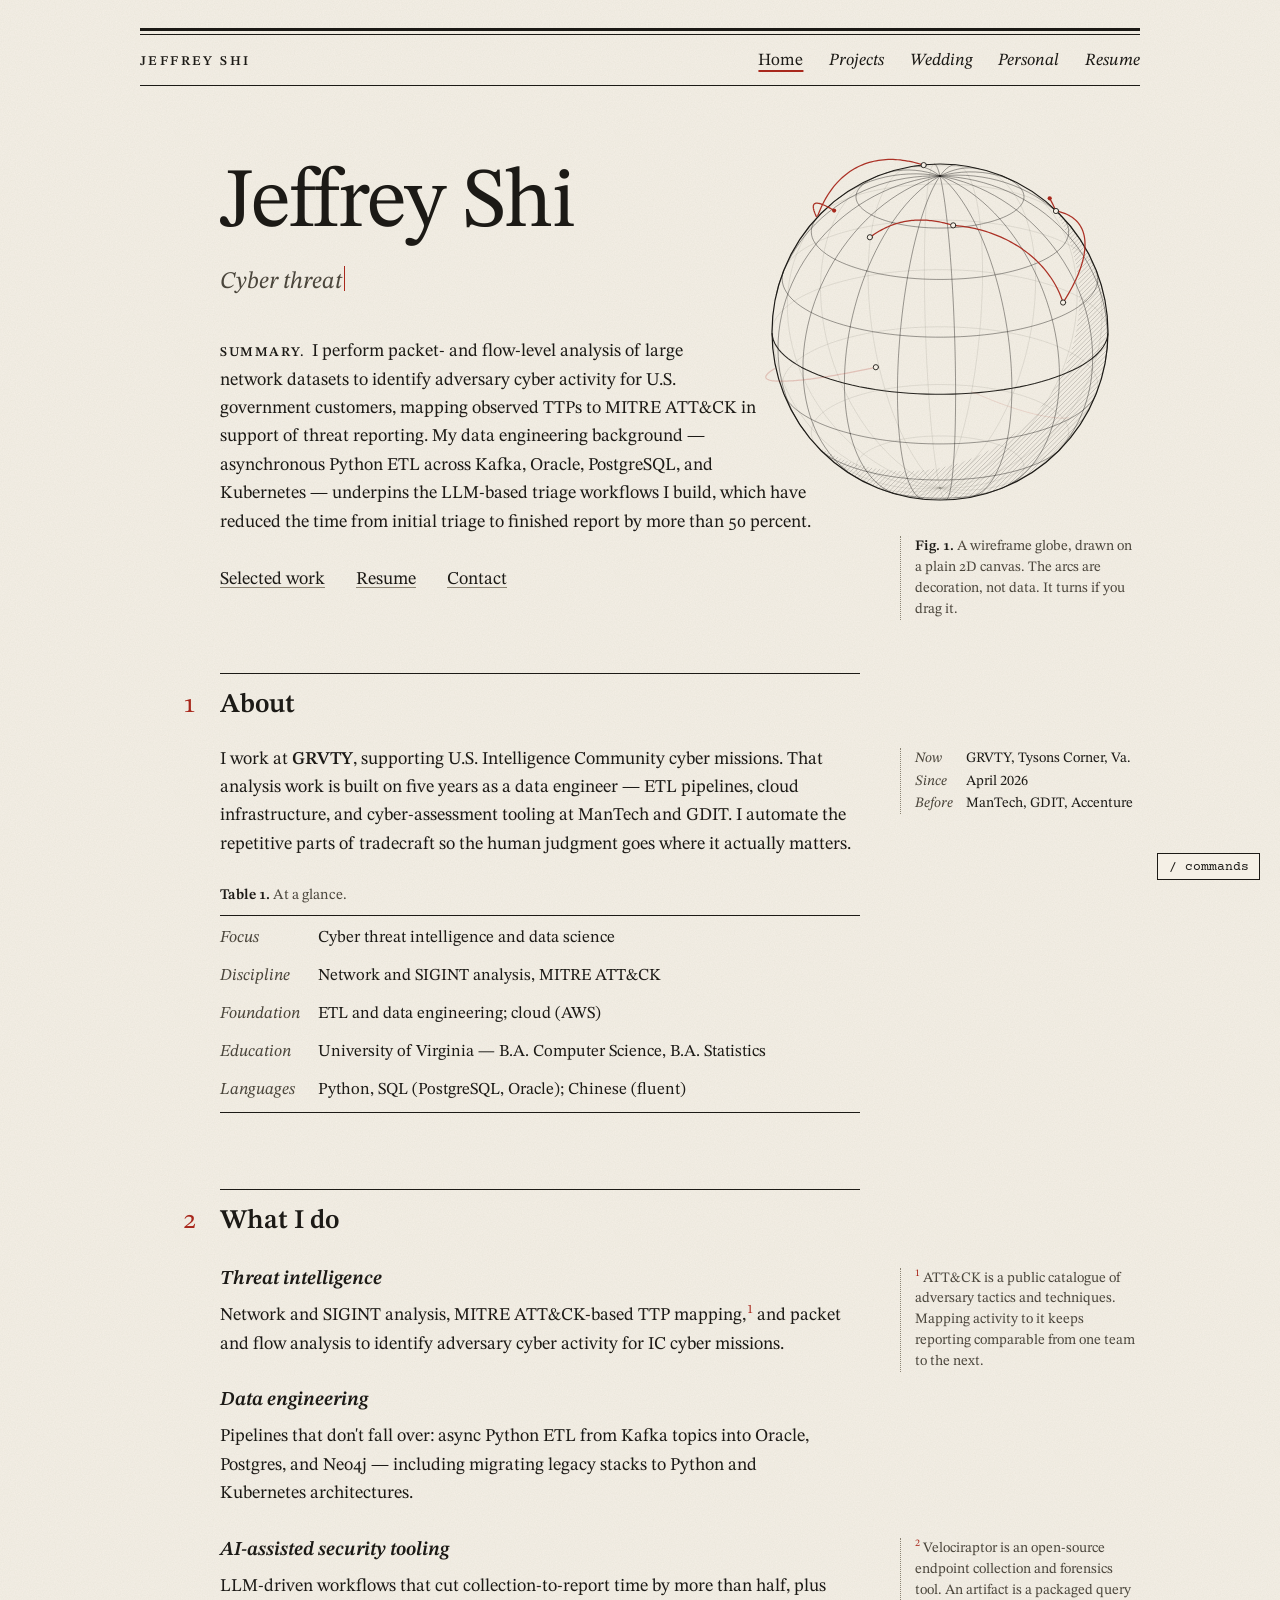
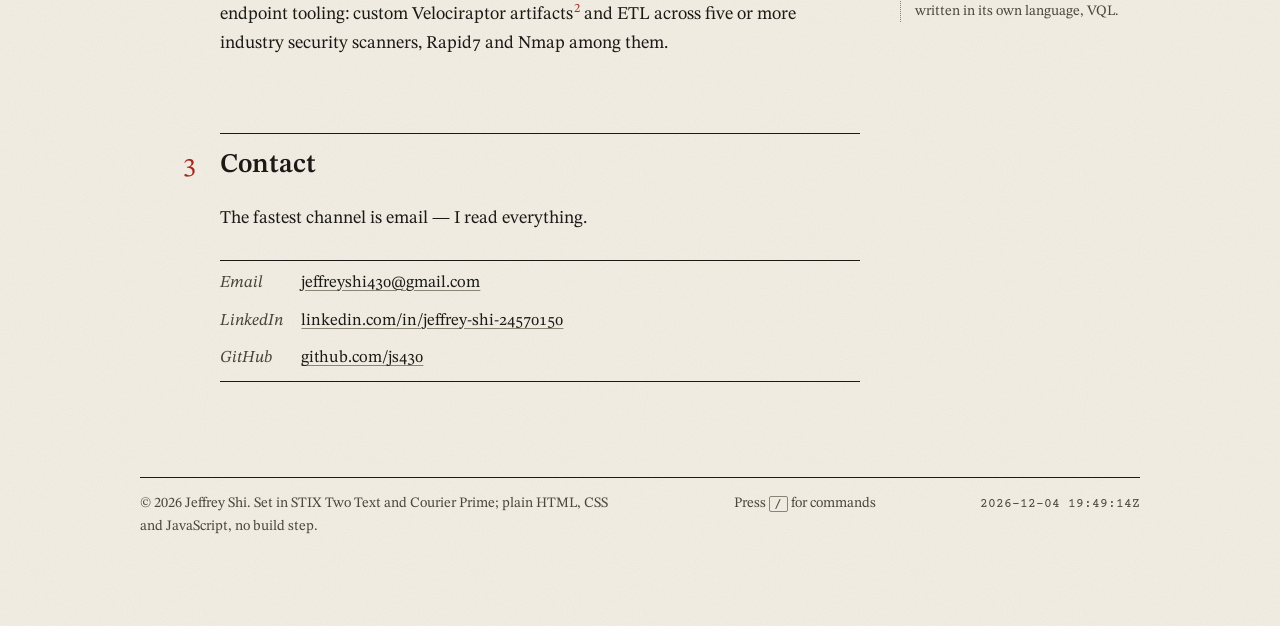
<file: index.html>
<!DOCTYPE html>
<html lang="en">
<head>
  <meta charset="UTF-8" />
  <meta name="viewport" content="width=device-width, initial-scale=1.0" />
  <title>Jeffrey Shi — Cyber Threat Analyst &amp; Data Scientist</title>
  <meta name="description" content="Jeffrey Shi — cyber threat analyst and data scientist supporting U.S. Intelligence Community cyber missions, with a background in data engineering." />
  <link rel="icon" href="assets/favicon.svg" type="image/svg+xml" />
  <link rel="preconnect" href="https://fonts.googleapis.com" />
  <link rel="preconnect" href="https://fonts.gstatic.com" crossorigin />
  <link href="https://fonts.googleapis.com/css2?family=STIX+Two+Text:ital,wght@0,400;0,500;0,600;0,700;1,400;1,500;1,600&family=Courier+Prime:ital,wght@0,400;0,700;1,400&display=swap" rel="stylesheet" />
  <link rel="stylesheet" href="css/style.css" />
  <noscript><style>.reveal, .hero-load { opacity: 1; transform: none; animation: none; }</style></noscript>
</head>
<body>
  <header class="masthead">
    <div class="masthead-inner">
      <a class="mast-name" href="index.html">Jeffrey Shi</a>
      <nav class="mast-nav" aria-label="Site">
        <a href="index.html" class="active">Home</a>
        <a href="projects.html">Projects</a>
        <a href="wedding.html">Wedding</a>
        <a href="personal.html">Personal</a>
        <a href="resume.html">Resume</a>
      </nav>
    </div>
  </header>

  <main class="page">
    <div class="col">

      <!-- ================= TITLE BLOCK ================= -->
      <header class="title-block">
        <figure class="fig-globe hero-load" style="animation-delay:0.5s">
          <canvas id="globe-canvas" aria-hidden="true"></canvas>
          <figcaption>
            <span class="fig-n">Fig. 1.</span> A wireframe globe, drawn on a
            plain 2D canvas. The arcs are decoration, not data. It turns if
            you drag it.
          </figcaption>
        </figure>

        <h1 class="hero-load" style="animation-delay:0.05s">Jeffrey Shi</h1>
        <p class="role hero-load" style="animation-delay:0.18s"><span id="type-target" data-phrases='["Cyber threat analyst","Data scientist","Network analyst","ETL / data engineer"]'></span><span class="cursor"></span></p>
        <p class="hero-load" style="animation-delay:0.3s">
          <span class="runin">Summary.</span>I perform packet- and
          flow-level analysis of large network datasets to identify
          adversary cyber activity for U.S. government customers, mapping
          observed TTPs to MITRE ATT&amp;CK in support of threat reporting.
          My data engineering background — asynchronous Python ETL across
          Kafka, Oracle, PostgreSQL, and Kubernetes — underpins the
          LLM-based triage workflows I build, which have reduced the time
          from initial triage to finished report by more than 50 percent.
        </p>
        <p class="jump hero-load" style="animation-delay:0.42s">
          <a href="projects.html">Selected work</a>
          <a href="resume.html">Resume</a>
          <a href="#contact">Contact</a>
        </p>
      </header>

      <!-- ================= ABOUT ================= -->
      <section class="sec" id="about">
        <h2 class="reveal" data-scramble>About</h2>
        <div class="has-mn reveal">
          <p>
            I work at <strong>GRVTY</strong>, supporting U.S. Intelligence
            Community cyber missions. That analysis work is built on five
            years as a data engineer — ETL pipelines, cloud infrastructure,
            and cyber-assessment tooling at ManTech and GDIT. I automate the
            repetitive parts of tradecraft so the human judgment goes where
            it actually matters.
          </p>
          <aside class="mn">
            <dl class="spec">
              <dt>Now</dt><dd>GRVTY, Tysons Corner, Va.</dd>
              <dt>Since</dt><dd>April 2026</dd>
              <dt>Before</dt><dd>ManTech, GDIT, Accenture</dd>
            </dl>
          </aside>
        </div>

        <table class="bt reveal">
          <caption><b>Table 1.</b> At a glance.</caption>
          <tbody>
            <tr><th scope="row">Focus</th><td>Cyber threat intelligence and data science</td></tr>
            <tr><th scope="row">Discipline</th><td>Network and SIGINT analysis, MITRE ATT&amp;CK</td></tr>
            <tr><th scope="row">Foundation</th><td>ETL and data engineering; cloud (AWS)</td></tr>
            <tr><th scope="row">Education</th><td>University of Virginia — B.A. Computer Science, B.A. Statistics</td></tr>
            <tr><th scope="row">Languages</th><td>Python, SQL (PostgreSQL, Oracle); Chinese (fluent)</td></tr>
          </tbody>
        </table>
      </section>

      <!-- ================= WHAT I DO ================= -->
      <section class="sec" id="capabilities">
        <h2 class="reveal" data-scramble>What I do</h2>

        <div class="sub has-mn reveal">
          <h3 data-scramble>Threat intelligence</h3>
          <p>
            Network and SIGINT analysis, MITRE ATT&amp;CK-based TTP
            mapping,<span class="ref">1</span> and packet and flow analysis
            to identify adversary cyber activity for IC cyber missions.
          </p>
          <aside class="mn">
            <sup>1</sup> ATT&amp;CK is a public catalogue of adversary
            tactics and techniques. Mapping activity to it keeps reporting
            comparable from one team to the next.
          </aside>
        </div>

        <div class="sub reveal">
          <h3 data-scramble>Data engineering</h3>
          <p>
            Pipelines that don't fall over: async Python ETL from Kafka
            topics into Oracle, Postgres, and Neo4j — including migrating
            legacy stacks to Python and Kubernetes architectures.
          </p>
        </div>

        <div class="sub has-mn reveal">
          <h3 data-scramble>AI-assisted security tooling</h3>
          <p>
            LLM-driven workflows that cut collection-to-report time by more
            than half, plus endpoint tooling: custom Velociraptor
            artifacts<span class="ref">2</span> and ETL across five or more
            industry security scanners, Rapid7 and Nmap among them.
          </p>
          <aside class="mn">
            <sup>2</sup> Velociraptor is an open-source endpoint collection
            and forensics tool. An artifact is a packaged query written in
            its own language, VQL.
          </aside>
        </div>
      </section>

      <!-- ================= CONTACT ================= -->
      <section class="sec" id="contact">
        <h2 class="reveal" data-scramble>Contact</h2>
        <p class="reveal">The fastest channel is email — I read everything.</p>
        <table class="bt reveal">
          <tbody>
            <tr><th scope="row">Email</th><td><a href="mailto:jeffreyshi430@gmail.com">jeffreyshi430@gmail.com</a></td></tr>
            <tr><th scope="row">LinkedIn</th><td><a href="https://www.linkedin.com/in/jeffrey-shi-24570150/" target="_blank" rel="noopener">linkedin.com/in/jeffrey-shi-24570150</a></td></tr>
            <tr><th scope="row">GitHub</th><td><a href="https://github.com/js430" target="_blank" rel="noopener">github.com/js430</a></td></tr>
          </tbody>
        </table>
      </section>

    </div>
  </main>

  <footer class="colophon">
    <div class="colophon-inner">
      <p>&copy; 2026 Jeffrey Shi. Set in STIX Two Text and Courier Prime; plain HTML, CSS and JavaScript, no build step.</p>
      <span class="mono-hint">Press <kbd>/</kbd> for commands</span>
      <span id="utc-clock"></span>
    </div>
  </footer>

  <!-- Command palette -->
  <button class="cmd-fab" id="cmd-fab">/ commands</button>
  <div class="cmd-palette" id="cmd-palette">
    <div class="cmd-row">
      <span class="p">&gt;</span>
      <input id="cmd-input" type="text" placeholder="Type a command… (try: help)" aria-label="Site command" autocomplete="off" spellcheck="false" />
    </div>
    <div class="cmd-hint"><span class="k">ENTER</span> run &nbsp;·&nbsp; <span class="k">ESC</span> close &nbsp;·&nbsp; home, projects, wedding, personal, resume, contact, download, terminal</div>
  </div>

  <script src="js/main.js"></script>
  <script src="js/terminal.js"></script>
  <script src="js/globe.js"></script>
</body>
</html>
</file>
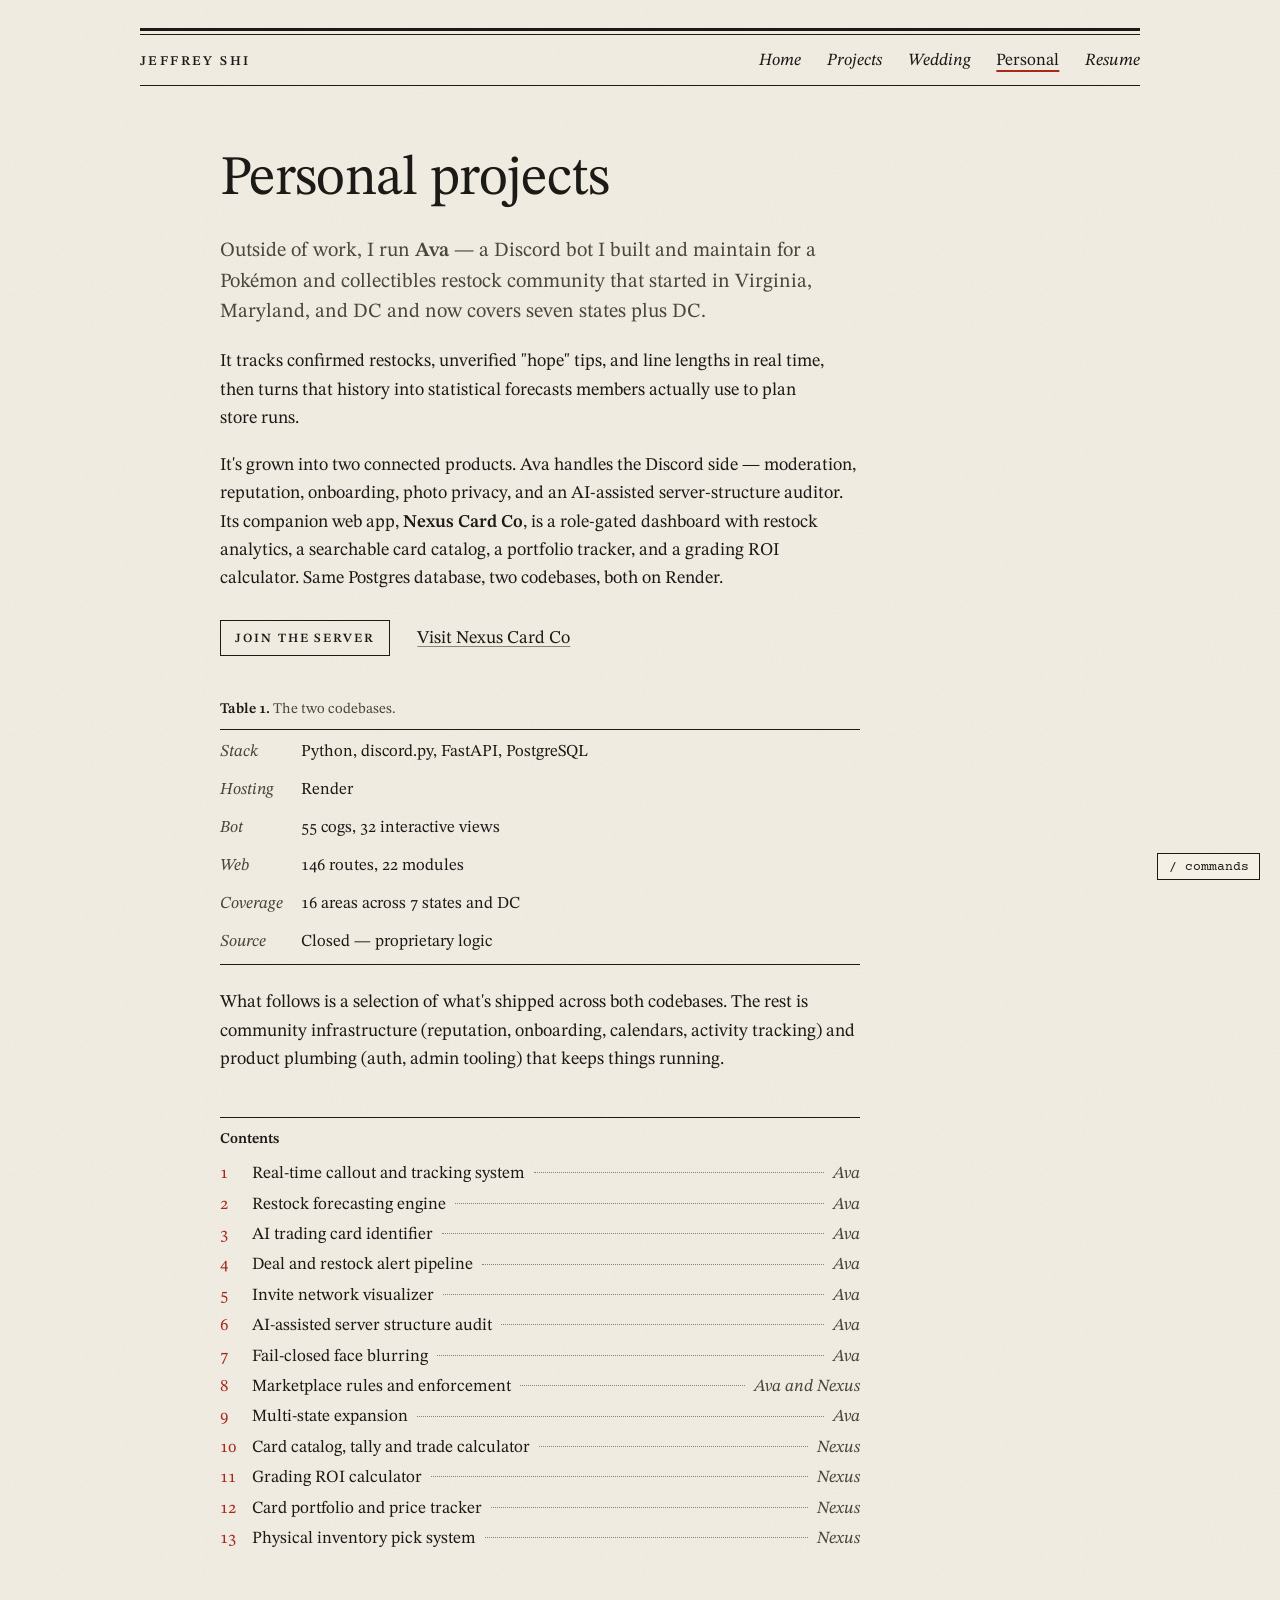
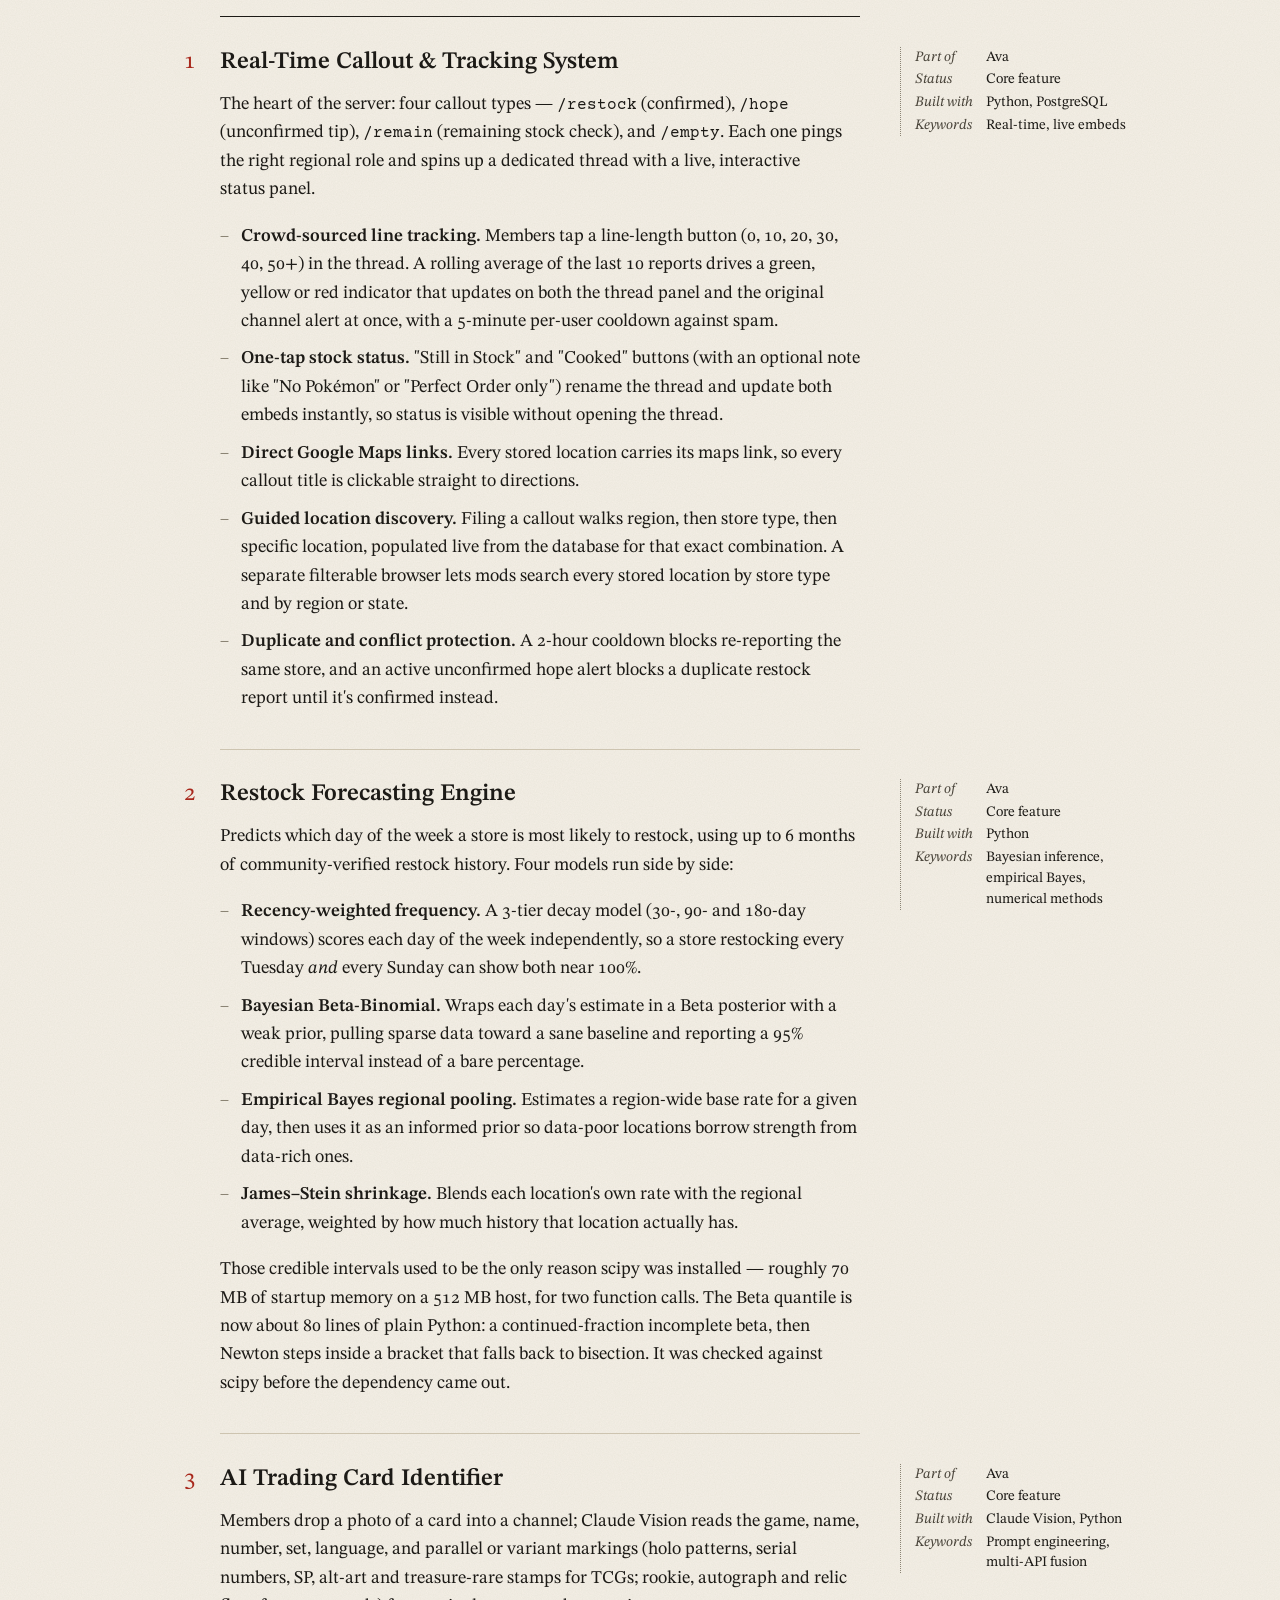
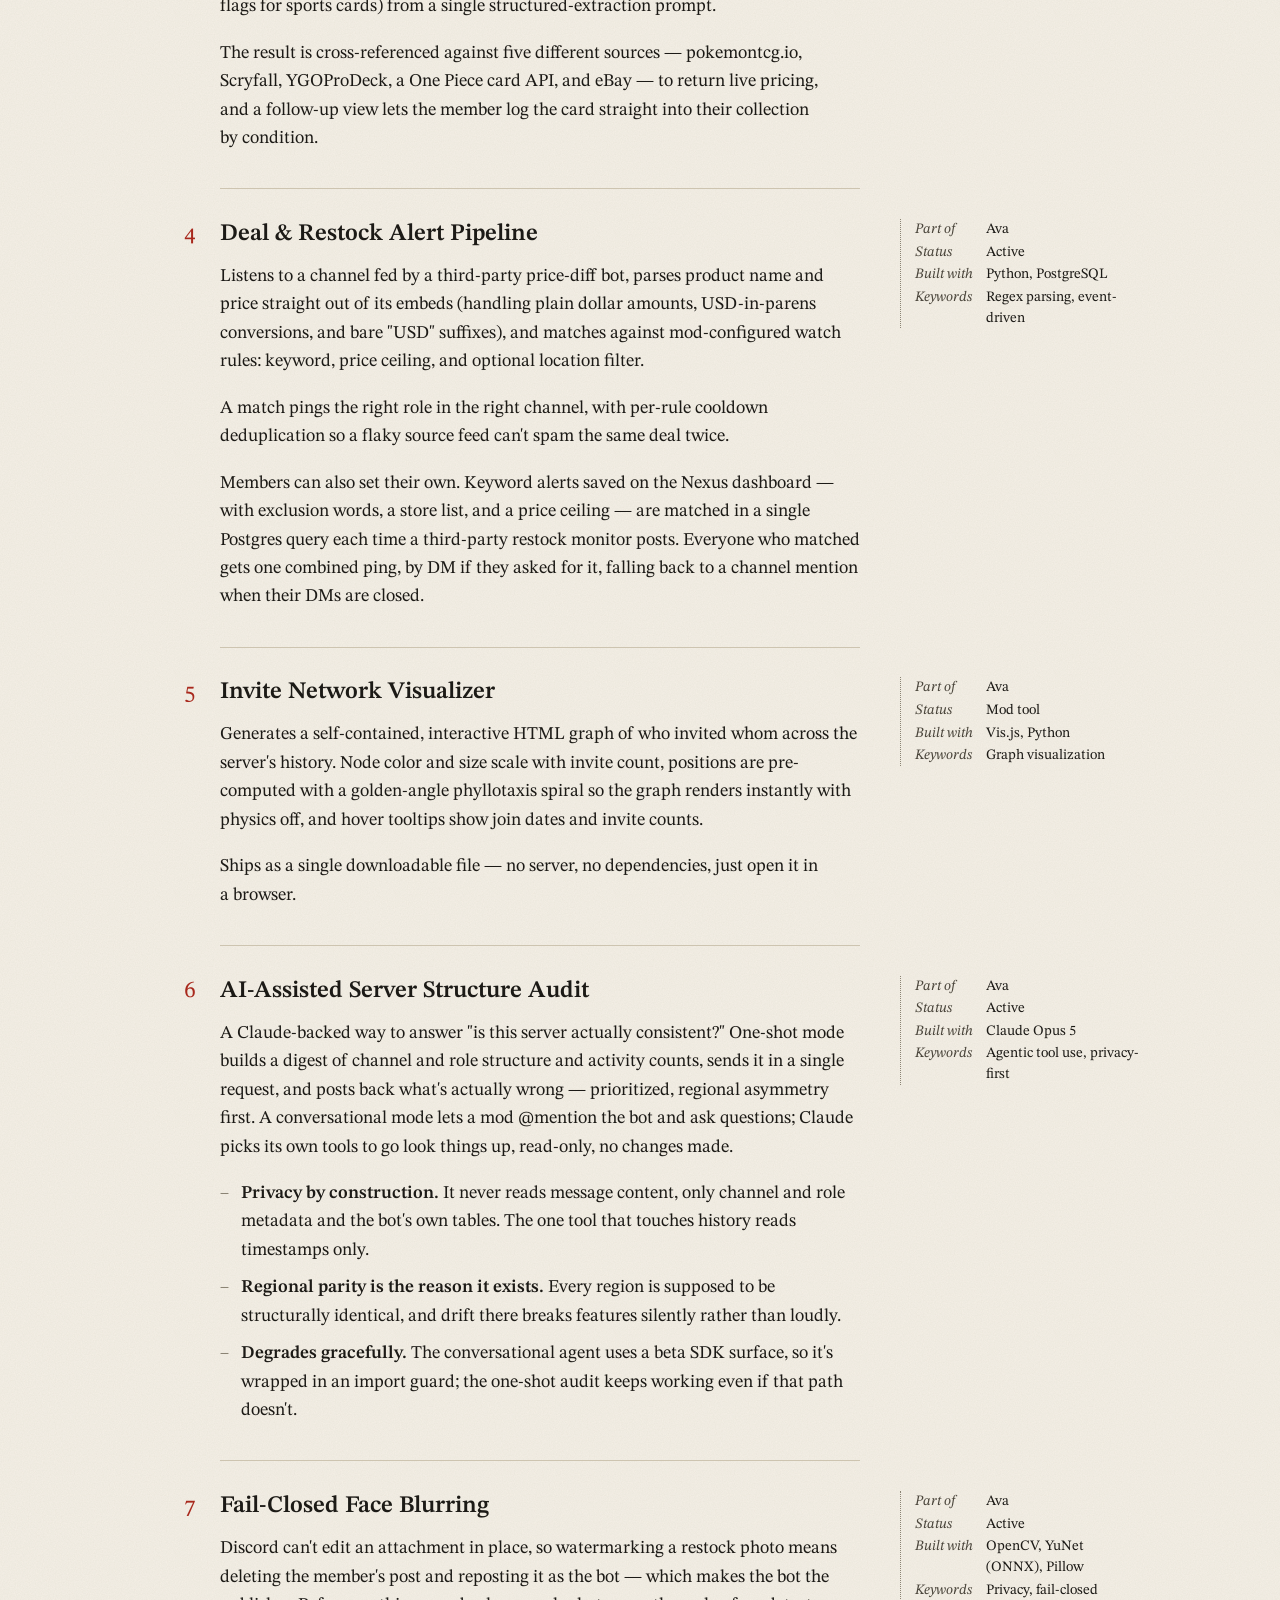
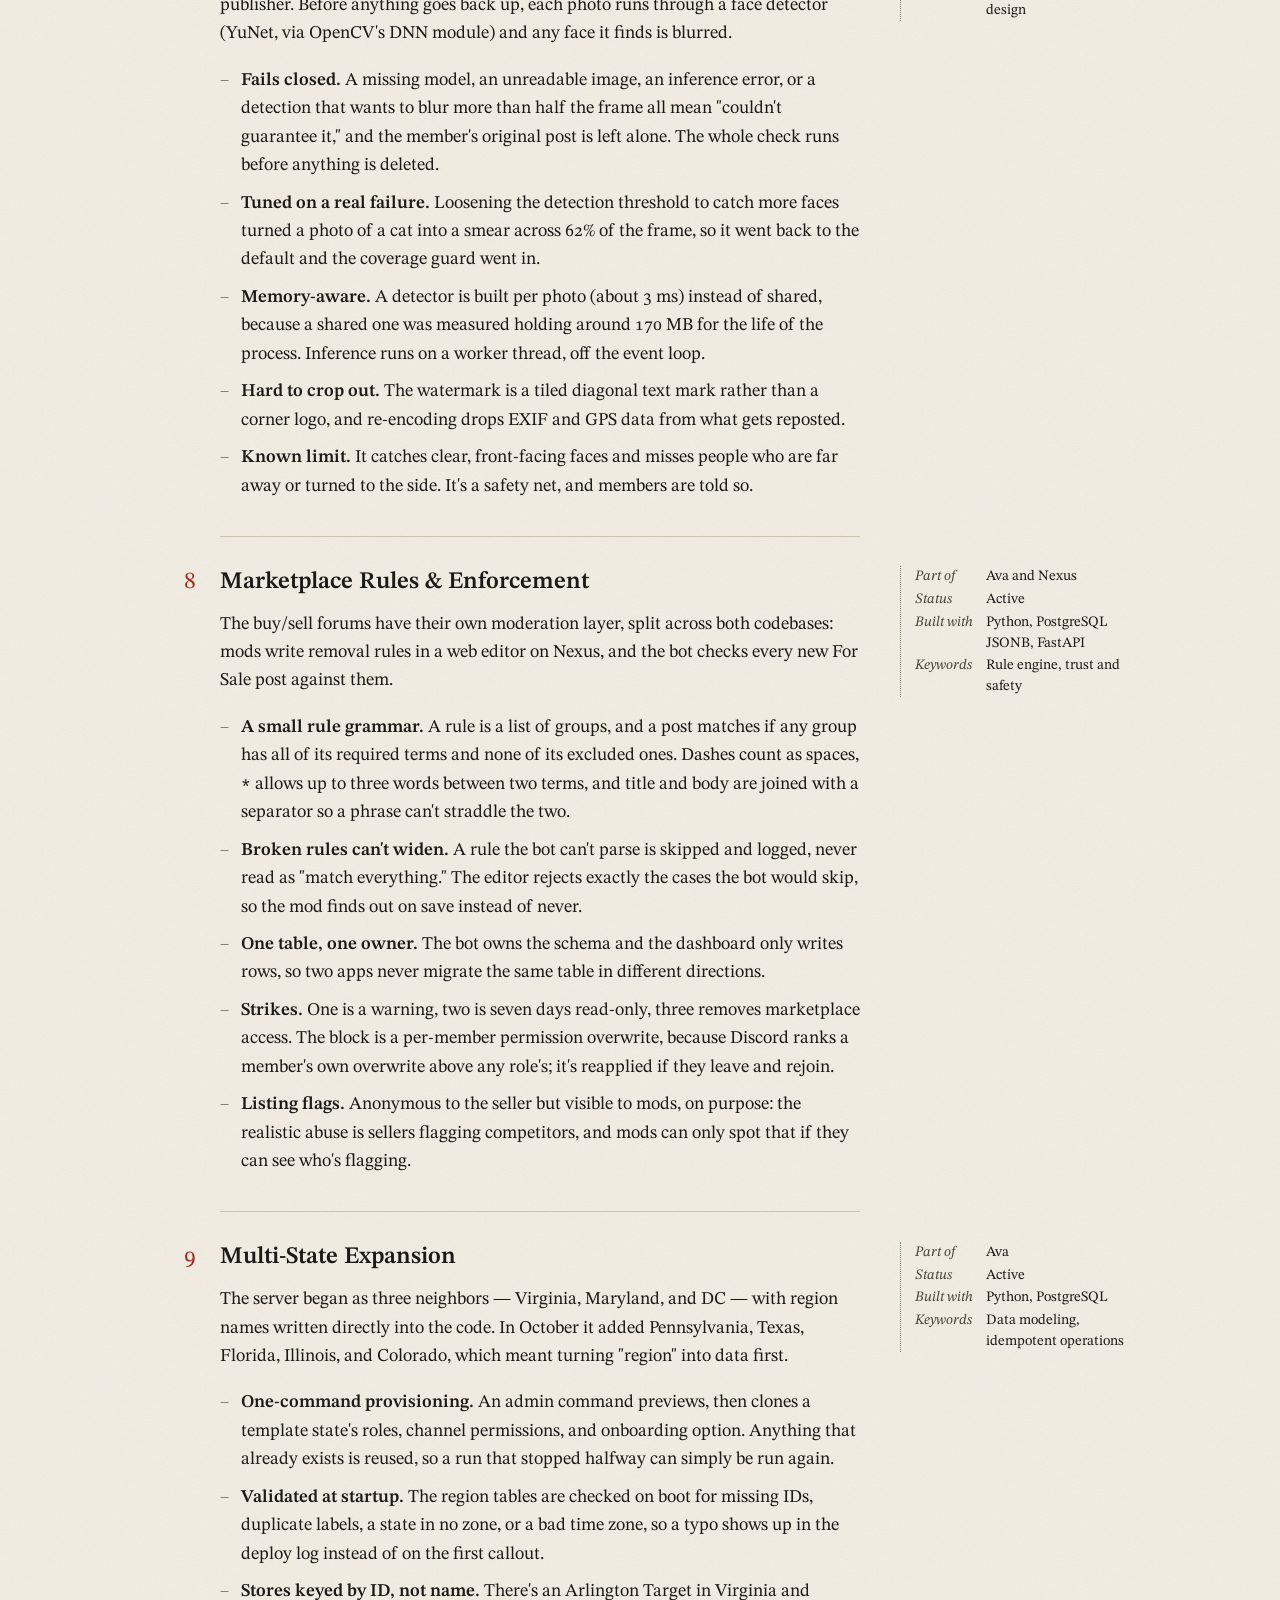
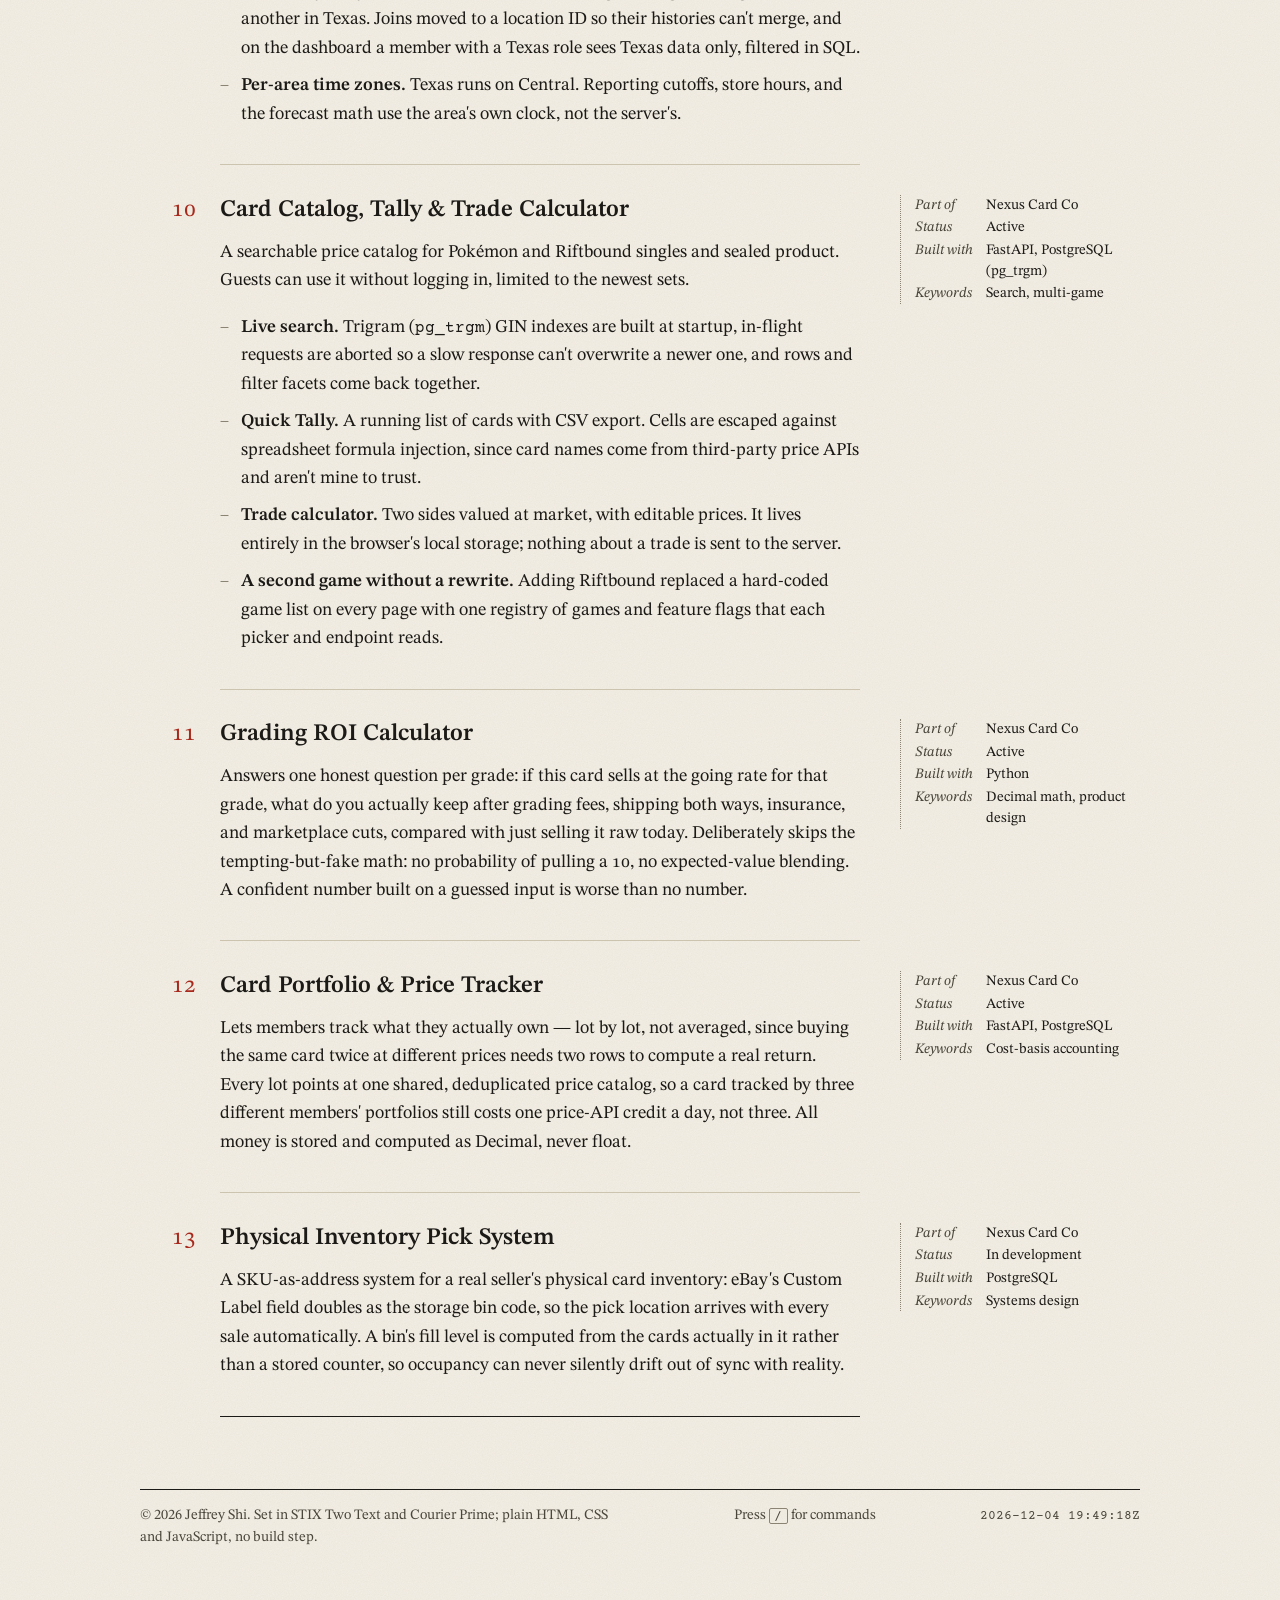
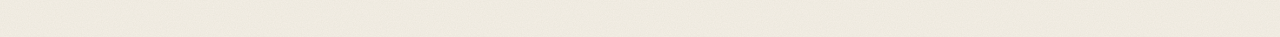
<file: personal.html>
<!DOCTYPE html>
<html lang="en">
<head>
  <meta charset="UTF-8" />
  <meta name="viewport" content="width=device-width, initial-scale=1.0" />
  <title>Personal Projects — Jeffrey Shi</title>
  <meta name="description" content="Personal projects by Jeffrey Shi — Ava, a Discord bot with statistical restock forecasting, automatic face blurring, and an AI server auditor, plus Nexus Card Co, its companion web platform." />
  <link rel="icon" href="assets/favicon.svg" type="image/svg+xml" />
  <link rel="preconnect" href="https://fonts.googleapis.com" />
  <link rel="preconnect" href="https://fonts.gstatic.com" crossorigin />
  <link href="https://fonts.googleapis.com/css2?family=STIX+Two+Text:ital,wght@0,400;0,500;0,600;0,700;1,400;1,500;1,600&family=Courier+Prime:ital,wght@0,400;0,700;1,400&display=swap" rel="stylesheet" />
  <link rel="stylesheet" href="css/style.css" />
  <noscript><style>.reveal, .hero-load { opacity: 1; transform: none; animation: none; }</style></noscript>
</head>
<body>
  <header class="masthead">
    <div class="masthead-inner">
      <a class="mast-name" href="index.html">Jeffrey Shi</a>
      <nav class="mast-nav" aria-label="Site">
        <a href="index.html">Home</a>
        <a href="projects.html">Projects</a>
        <a href="wedding.html">Wedding</a>
        <a href="personal.html" class="active">Personal</a>
        <a href="resume.html">Resume</a>
      </nav>
    </div>
  </header>

  <main class="page">
    <div class="col">

      <header class="page-title">
        <h1 class="hero-load" style="animation-delay:0.05s">Personal projects</h1>
        <p class="standfirst hero-load" style="animation-delay:0.18s">
          Outside of work, I run <strong>Ava</strong> — a Discord bot I
          built and maintain for a Pokémon and collectibles restock
          community that started in Virginia, Maryland, and DC and now
          covers seven states plus DC.
        </p>
      </header>

      <div class="hero-load" style="animation-delay:0.3s">
        <p>
          It tracks confirmed restocks, unverified "hope" tips, and line
          lengths in real time, then turns that history into statistical
          forecasts members actually use to plan store runs.
        </p>
        <p>
          It's grown into two connected products. Ava handles the Discord
          side — moderation, reputation, onboarding, photo privacy, and an
          AI-assisted server-structure auditor. Its companion web app,
          <strong>Nexus Card Co</strong>, is a role-gated dashboard with
          restock analytics, a searchable card catalog, a portfolio tracker,
          and a grading ROI calculator. Same Postgres database, two
          codebases, both on Render.
        </p>
        <div class="actions">
          <a class="btn" href="https://discord.gg/FQAQ3DVdY7" target="_blank" rel="noopener">Join the server</a>
          <a href="https://www.nexuscardco.com/" target="_blank" rel="noopener">Visit Nexus Card Co</a>
        </div>
      </div>

      <table class="bt reveal" style="margin-top:2.6em;">
        <caption><b>Table 1.</b> The two codebases.</caption>
        <tbody>
          <tr><th scope="row">Stack</th><td>Python, discord.py, FastAPI, PostgreSQL</td></tr>
          <tr><th scope="row">Hosting</th><td>Render</td></tr>
          <tr><th scope="row">Bot</th><td>55 cogs, 32 interactive views</td></tr>
          <tr><th scope="row">Web</th><td>146 routes, 22 modules</td></tr>
          <tr><th scope="row">Coverage</th><td>16 areas across 7 states and DC</td></tr>
          <tr><th scope="row">Source</th><td>Closed — proprietary logic</td></tr>
        </tbody>
      </table>

      <p class="reveal">
        What follows is a selection of what's shipped across both
        codebases. The rest is community infrastructure (reputation,
        onboarding, calendars, activity tracking) and product plumbing
        (auth, admin tooling) that keeps things running.
      </p>

      <nav class="contents reveal" aria-label="Contents">
        <p class="contents-head">Contents</p>
        <ol class="toc">
          <li><a href="#callouts"><span class="t">Real-time callout and tracking system</span><span class="lead"></span><span class="who">Ava</span></a></li>
          <li><a href="#forecasting"><span class="t">Restock forecasting engine</span><span class="lead"></span><span class="who">Ava</span></a></li>
          <li><a href="#vision"><span class="t">AI trading card identifier</span><span class="lead"></span><span class="who">Ava</span></a></li>
          <li><a href="#alerts"><span class="t">Deal and restock alert pipeline</span><span class="lead"></span><span class="who">Ava</span></a></li>
          <li><a href="#graph"><span class="t">Invite network visualizer</span><span class="lead"></span><span class="who">Ava</span></a></li>
          <li><a href="#audit"><span class="t">AI-assisted server structure audit</span><span class="lead"></span><span class="who">Ava</span></a></li>
          <li><a href="#privacy"><span class="t">Fail-closed face blurring</span><span class="lead"></span><span class="who">Ava</span></a></li>
          <li><a href="#marketplace"><span class="t">Marketplace rules and enforcement</span><span class="lead"></span><span class="who">Ava and Nexus</span></a></li>
          <li><a href="#expansion"><span class="t">Multi-state expansion</span><span class="lead"></span><span class="who">Ava</span></a></li>
          <li><a href="#catalog"><span class="t">Card catalog, tally and trade calculator</span><span class="lead"></span><span class="who">Nexus</span></a></li>
          <li><a href="#grading"><span class="t">Grading ROI calculator</span><span class="lead"></span><span class="who">Nexus</span></a></li>
          <li><a href="#portfolio"><span class="t">Card portfolio and price tracker</span><span class="lead"></span><span class="who">Nexus</span></a></li>
          <li><a href="#inventory"><span class="t">Physical inventory pick system</span><span class="lead"></span><span class="who">Nexus</span></a></li>
        </ol>
      </nav>

      <div class="entries">

        <article class="entry has-mn reveal" id="callouts">
          <h2 class="entry-title" data-scramble>Real-Time Callout &amp; Tracking System</h2>
          <aside class="mn">
            <dl class="spec">
              <dt>Part of</dt><dd>Ava</dd>
              <dt>Status</dt><dd>Core feature</dd>
              <dt>Built with</dt><dd>Python, PostgreSQL</dd>
              <dt>Keywords</dt><dd>Real-time, live embeds</dd>
            </dl>
          </aside>
          <p>
            The heart of the server: four callout types —
            <code>/restock</code> (confirmed), <code>/hope</code>
            (unconfirmed tip), <code>/remain</code> (remaining stock check),
            and <code>/empty</code>. Each one pings the right regional role
            and spins up a dedicated thread with a live, interactive status
            panel.
          </p>
          <ul>
            <li><strong>Crowd-sourced line tracking.</strong> Members tap a line-length button (0, 10, 20, 30, 40, 50+) in the thread. A rolling average of the last 10 reports drives a green, yellow or red indicator that updates on both the thread panel and the original channel alert at once, with a 5-minute per-user cooldown against spam.</li>
            <li><strong>One-tap stock status.</strong> "Still in Stock" and "Cooked" buttons (with an optional note like "No Pokémon" or "Perfect Order only") rename the thread and update both embeds instantly, so status is visible without opening the thread.</li>
            <li><strong>Direct Google Maps links.</strong> Every stored location carries its maps link, so every callout title is clickable straight to directions.</li>
            <li><strong>Guided location discovery.</strong> Filing a callout walks region, then store type, then specific location, populated live from the database for that exact combination. A separate filterable browser lets mods search every stored location by store type and by region or state.</li>
            <li><strong>Duplicate and conflict protection.</strong> A 2-hour cooldown blocks re-reporting the same store, and an active unconfirmed hope alert blocks a duplicate restock report until it's confirmed instead.</li>
          </ul>
        </article>

        <article class="entry has-mn reveal" id="forecasting">
          <h2 class="entry-title" data-scramble>Restock Forecasting Engine</h2>
          <aside class="mn">
            <dl class="spec">
              <dt>Part of</dt><dd>Ava</dd>
              <dt>Status</dt><dd>Core feature</dd>
              <dt>Built with</dt><dd>Python</dd>
              <dt>Keywords</dt><dd>Bayesian inference, empirical Bayes, numerical methods</dd>
            </dl>
          </aside>
          <p>
            Predicts which day of the week a store is most likely to
            restock, using up to 6 months of community-verified restock
            history. Four models run side by side:
          </p>
          <ul>
            <li><strong>Recency-weighted frequency.</strong> A 3-tier decay model (30-, 90- and 180-day windows) scores each day of the week independently, so a store restocking every Tuesday <em>and</em> every Sunday can show both near 100%.</li>
            <li><strong>Bayesian Beta-Binomial.</strong> Wraps each day's estimate in a Beta posterior with a weak prior, pulling sparse data toward a sane baseline and reporting a 95% credible interval instead of a bare percentage.</li>
            <li><strong>Empirical Bayes regional pooling.</strong> Estimates a region-wide base rate for a given day, then uses it as an informed prior so data-poor locations borrow strength from data-rich ones.</li>
            <li><strong>James–Stein shrinkage.</strong> Blends each location's own rate with the regional average, weighted by how much history that location actually has.</li>
          </ul>
          <p>
            Those credible intervals used to be the only reason scipy was
            installed — roughly 70 MB of startup memory on a 512 MB host,
            for two function calls. The Beta quantile is now about 80 lines
            of plain Python: a continued-fraction incomplete beta, then
            Newton steps inside a bracket that falls back to bisection. It
            was checked against scipy before the dependency came out.
          </p>
        </article>

        <article class="entry has-mn reveal" id="vision">
          <h2 class="entry-title" data-scramble>AI Trading Card Identifier</h2>
          <aside class="mn">
            <dl class="spec">
              <dt>Part of</dt><dd>Ava</dd>
              <dt>Status</dt><dd>Core feature</dd>
              <dt>Built with</dt><dd>Claude Vision, Python</dd>
              <dt>Keywords</dt><dd>Prompt engineering, multi-API fusion</dd>
            </dl>
          </aside>
          <p>
            Members drop a photo of a card into a channel; Claude Vision
            reads the game, name, number, set, language, and parallel or
            variant markings (holo patterns, serial numbers, SP, alt-art and
            treasure-rare stamps for TCGs; rookie, autograph and relic flags
            for sports cards) from a single structured-extraction prompt.
          </p>
          <p>
            The result is cross-referenced against five different sources —
            pokemontcg.io, Scryfall, YGOProDeck, a One Piece card API, and
            eBay — to return live pricing, and a follow-up view lets the
            member log the card straight into their collection by condition.
          </p>
        </article>

        <article class="entry has-mn reveal" id="alerts">
          <h2 class="entry-title" data-scramble>Deal &amp; Restock Alert Pipeline</h2>
          <aside class="mn">
            <dl class="spec">
              <dt>Part of</dt><dd>Ava</dd>
              <dt>Status</dt><dd>Active</dd>
              <dt>Built with</dt><dd>Python, PostgreSQL</dd>
              <dt>Keywords</dt><dd>Regex parsing, event-driven</dd>
            </dl>
          </aside>
          <p>
            Listens to a channel fed by a third-party price-diff bot, parses
            product name and price straight out of its embeds (handling
            plain dollar amounts, USD-in-parens conversions, and bare "USD"
            suffixes), and matches against mod-configured watch rules:
            keyword, price ceiling, and optional location filter.
          </p>
          <p>
            A match pings the right role in the right channel, with per-rule
            cooldown deduplication so a flaky source feed can't spam the
            same deal twice.
          </p>
          <p>
            Members can also set their own. Keyword alerts saved on the
            Nexus dashboard — with exclusion words, a store list, and a
            price ceiling — are matched in a single Postgres query each time
            a third-party restock monitor posts. Everyone who matched gets
            one combined ping, by DM if they asked for it, falling back to a
            channel mention when their DMs are closed.
          </p>
        </article>

        <article class="entry has-mn reveal" id="graph">
          <h2 class="entry-title" data-scramble>Invite Network Visualizer</h2>
          <aside class="mn">
            <dl class="spec">
              <dt>Part of</dt><dd>Ava</dd>
              <dt>Status</dt><dd>Mod tool</dd>
              <dt>Built with</dt><dd>Vis.js, Python</dd>
              <dt>Keywords</dt><dd>Graph visualization</dd>
            </dl>
          </aside>
          <p>
            Generates a self-contained, interactive HTML graph of who
            invited whom across the server's history. Node color and size
            scale with invite count, positions are pre-computed with a
            golden-angle phyllotaxis spiral so the graph renders instantly
            with physics off, and hover tooltips show join dates and invite
            counts.
          </p>
          <p>
            Ships as a single downloadable file — no server, no
            dependencies, just open it in a browser.
          </p>
        </article>

        <article class="entry has-mn reveal" id="audit">
          <h2 class="entry-title" data-scramble>AI-Assisted Server Structure Audit</h2>
          <aside class="mn">
            <dl class="spec">
              <dt>Part of</dt><dd>Ava</dd>
              <dt>Status</dt><dd>Active</dd>
              <dt>Built with</dt><dd>Claude Opus 5</dd>
              <dt>Keywords</dt><dd>Agentic tool use, privacy-first</dd>
            </dl>
          </aside>
          <p>
            A Claude-backed way to answer "is this server actually
            consistent?" One-shot mode builds a digest of channel and role
            structure and activity counts, sends it in a single request, and
            posts back what's actually wrong — prioritized, regional
            asymmetry first. A conversational mode lets a mod @mention the
            bot and ask questions; Claude picks its own tools to go look
            things up, read-only, no changes made.
          </p>
          <ul>
            <li><strong>Privacy by construction.</strong> It never reads message content, only channel and role metadata and the bot's own tables. The one tool that touches history reads timestamps only.</li>
            <li><strong>Regional parity is the reason it exists.</strong> Every region is supposed to be structurally identical, and drift there breaks features silently rather than loudly.</li>
            <li><strong>Degrades gracefully.</strong> The conversational agent uses a beta SDK surface, so it's wrapped in an import guard; the one-shot audit keeps working even if that path doesn't.</li>
          </ul>
        </article>

        <article class="entry has-mn reveal" id="privacy">
          <h2 class="entry-title" data-scramble>Fail-Closed Face Blurring</h2>
          <aside class="mn">
            <dl class="spec">
              <dt>Part of</dt><dd>Ava</dd>
              <dt>Status</dt><dd>Active</dd>
              <dt>Built with</dt><dd>OpenCV, YuNet (ONNX), Pillow</dd>
              <dt>Keywords</dt><dd>Privacy, fail-closed design</dd>
            </dl>
          </aside>
          <p>
            Discord can't edit an attachment in place, so watermarking a
            restock photo means deleting the member's post and reposting it
            as the bot — which makes the bot the publisher. Before anything
            goes back up, each photo runs through a face detector (YuNet,
            via OpenCV's DNN module) and any face it finds is blurred.
          </p>
          <ul>
            <li><strong>Fails closed.</strong> A missing model, an unreadable image, an inference error, or a detection that wants to blur more than half the frame all mean "couldn't guarantee it," and the member's original post is left alone. The whole check runs before anything is deleted.</li>
            <li><strong>Tuned on a real failure.</strong> Loosening the detection threshold to catch more faces turned a photo of a cat into a smear across 62% of the frame, so it went back to the default and the coverage guard went in.</li>
            <li><strong>Memory-aware.</strong> A detector is built per photo (about 3 ms) instead of shared, because a shared one was measured holding around 170 MB for the life of the process. Inference runs on a worker thread, off the event loop.</li>
            <li><strong>Hard to crop out.</strong> The watermark is a tiled diagonal text mark rather than a corner logo, and re-encoding drops EXIF and GPS data from what gets reposted.</li>
            <li><strong>Known limit.</strong> It catches clear, front-facing faces and misses people who are far away or turned to the side. It's a safety net, and members are told so.</li>
          </ul>
        </article>

        <article class="entry has-mn reveal" id="marketplace">
          <h2 class="entry-title" data-scramble>Marketplace Rules &amp; Enforcement</h2>
          <aside class="mn">
            <dl class="spec">
              <dt>Part of</dt><dd>Ava and Nexus</dd>
              <dt>Status</dt><dd>Active</dd>
              <dt>Built with</dt><dd>Python, PostgreSQL JSONB, FastAPI</dd>
              <dt>Keywords</dt><dd>Rule engine, trust and safety</dd>
            </dl>
          </aside>
          <p>
            The buy/sell forums have their own moderation layer, split
            across both codebases: mods write removal rules in a web editor
            on Nexus, and the bot checks every new For Sale post against
            them.
          </p>
          <ul>
            <li><strong>A small rule grammar.</strong> A rule is a list of groups, and a post matches if any group has all of its required terms and none of its excluded ones. Dashes count as spaces, <code>*</code> allows up to three words between two terms, and title and body are joined with a separator so a phrase can't straddle the two.</li>
            <li><strong>Broken rules can't widen.</strong> A rule the bot can't parse is skipped and logged, never read as "match everything." The editor rejects exactly the cases the bot would skip, so the mod finds out on save instead of never.</li>
            <li><strong>One table, one owner.</strong> The bot owns the schema and the dashboard only writes rows, so two apps never migrate the same table in different directions.</li>
            <li><strong>Strikes.</strong> One is a warning, two is seven days read-only, three removes marketplace access. The block is a per-member permission overwrite, because Discord ranks a member's own overwrite above any role's; it's reapplied if they leave and rejoin.</li>
            <li><strong>Listing flags.</strong> Anonymous to the seller but visible to mods, on purpose: the realistic abuse is sellers flagging competitors, and mods can only spot that if they can see who's flagging.</li>
          </ul>
        </article>

        <article class="entry has-mn reveal" id="expansion">
          <h2 class="entry-title" data-scramble>Multi-State Expansion</h2>
          <aside class="mn">
            <dl class="spec">
              <dt>Part of</dt><dd>Ava</dd>
              <dt>Status</dt><dd>Active</dd>
              <dt>Built with</dt><dd>Python, PostgreSQL</dd>
              <dt>Keywords</dt><dd>Data modeling, idempotent operations</dd>
            </dl>
          </aside>
          <p>
            The server began as three neighbors — Virginia, Maryland, and DC
            — with region names written directly into the code. In October
            it added Pennsylvania, Texas, Florida, Illinois, and Colorado,
            which meant turning "region" into data first.
          </p>
          <ul>
            <li><strong>One-command provisioning.</strong> An admin command previews, then clones a template state's roles, channel permissions, and onboarding option. Anything that already exists is reused, so a run that stopped halfway can simply be run again.</li>
            <li><strong>Validated at startup.</strong> The region tables are checked on boot for missing IDs, duplicate labels, a state in no zone, or a bad time zone, so a typo shows up in the deploy log instead of on the first callout.</li>
            <li><strong>Stores keyed by ID, not name.</strong> There's an Arlington Target in Virginia and another in Texas. Joins moved to a location ID so their histories can't merge, and on the dashboard a member with a Texas role sees Texas data only, filtered in SQL.</li>
            <li><strong>Per-area time zones.</strong> Texas runs on Central. Reporting cutoffs, store hours, and the forecast math use the area's own clock, not the server's.</li>
          </ul>
        </article>

        <article class="entry has-mn reveal" id="catalog">
          <h2 class="entry-title" data-scramble>Card Catalog, Tally &amp; Trade Calculator</h2>
          <aside class="mn">
            <dl class="spec">
              <dt>Part of</dt><dd>Nexus Card Co</dd>
              <dt>Status</dt><dd>Active</dd>
              <dt>Built with</dt><dd>FastAPI, PostgreSQL (pg_trgm)</dd>
              <dt>Keywords</dt><dd>Search, multi-game</dd>
            </dl>
          </aside>
          <p>
            A searchable price catalog for Pokémon and Riftbound singles and
            sealed product. Guests can use it without logging in, limited to
            the newest sets.
          </p>
          <ul>
            <li><strong>Live search.</strong> Trigram (<code>pg_trgm</code>) GIN indexes are built at startup, in-flight requests are aborted so a slow response can't overwrite a newer one, and rows and filter facets come back together.</li>
            <li><strong>Quick Tally.</strong> A running list of cards with CSV export. Cells are escaped against spreadsheet formula injection, since card names come from third-party price APIs and aren't mine to trust.</li>
            <li><strong>Trade calculator.</strong> Two sides valued at market, with editable prices. It lives entirely in the browser's local storage; nothing about a trade is sent to the server.</li>
            <li><strong>A second game without a rewrite.</strong> Adding Riftbound replaced a hard-coded game list on every page with one registry of games and feature flags that each picker and endpoint reads.</li>
          </ul>
        </article>

        <article class="entry has-mn reveal" id="grading">
          <h2 class="entry-title" data-scramble>Grading ROI Calculator</h2>
          <aside class="mn">
            <dl class="spec">
              <dt>Part of</dt><dd>Nexus Card Co</dd>
              <dt>Status</dt><dd>Active</dd>
              <dt>Built with</dt><dd>Python</dd>
              <dt>Keywords</dt><dd>Decimal math, product design</dd>
            </dl>
          </aside>
          <p>
            Answers one honest question per grade: if this card sells at the
            going rate for that grade, what do you actually keep after
            grading fees, shipping both ways, insurance, and marketplace
            cuts, compared with just selling it raw today. Deliberately
            skips the tempting-but-fake math: no probability of pulling a
            10, no expected-value blending. A confident number built on a
            guessed input is worse than no number.
          </p>
        </article>

        <article class="entry has-mn reveal" id="portfolio">
          <h2 class="entry-title" data-scramble>Card Portfolio &amp; Price Tracker</h2>
          <aside class="mn">
            <dl class="spec">
              <dt>Part of</dt><dd>Nexus Card Co</dd>
              <dt>Status</dt><dd>Active</dd>
              <dt>Built with</dt><dd>FastAPI, PostgreSQL</dd>
              <dt>Keywords</dt><dd>Cost-basis accounting</dd>
            </dl>
          </aside>
          <p>
            Lets members track what they actually own — lot by lot, not
            averaged, since buying the same card twice at different prices
            needs two rows to compute a real return. Every lot points at one
            shared, deduplicated price catalog, so a card tracked by three
            different members' portfolios still costs one price-API credit a
            day, not three. All money is stored and computed as Decimal,
            never float.
          </p>
        </article>

        <article class="entry has-mn reveal" id="inventory">
          <h2 class="entry-title" data-scramble>Physical Inventory Pick System</h2>
          <aside class="mn">
            <dl class="spec">
              <dt>Part of</dt><dd>Nexus Card Co</dd>
              <dt>Status</dt><dd>In development</dd>
              <dt>Built with</dt><dd>PostgreSQL</dd>
              <dt>Keywords</dt><dd>Systems design</dd>
            </dl>
          </aside>
          <p>
            A SKU-as-address system for a real seller's physical card
            inventory: eBay's Custom Label field doubles as the storage bin
            code, so the pick location arrives with every sale
            automatically. A bin's fill level is computed from the cards
            actually in it rather than a stored counter, so occupancy can
            never silently drift out of sync with reality.
          </p>
        </article>

      </div>

    </div>
  </main>

  <footer class="colophon">
    <div class="colophon-inner">
      <p>&copy; 2026 Jeffrey Shi. Set in STIX Two Text and Courier Prime; plain HTML, CSS and JavaScript, no build step.</p>
      <span class="mono-hint">Press <kbd>/</kbd> for commands</span>
      <span id="utc-clock"></span>
    </div>
  </footer>

  <button class="cmd-fab" id="cmd-fab">/ commands</button>
  <div class="cmd-palette" id="cmd-palette">
    <div class="cmd-row">
      <span class="p">&gt;</span>
      <input id="cmd-input" type="text" placeholder="Type a command… (try: help)" aria-label="Site command" autocomplete="off" spellcheck="false" />
    </div>
    <div class="cmd-hint"><span class="k">ENTER</span> run &nbsp;·&nbsp; <span class="k">ESC</span> close &nbsp;·&nbsp; home, projects, wedding, personal, resume, contact, download, terminal</div>
  </div>

  <script src="js/main.js"></script>
  <script src="js/terminal.js"></script>
</body>
</html>
</file>
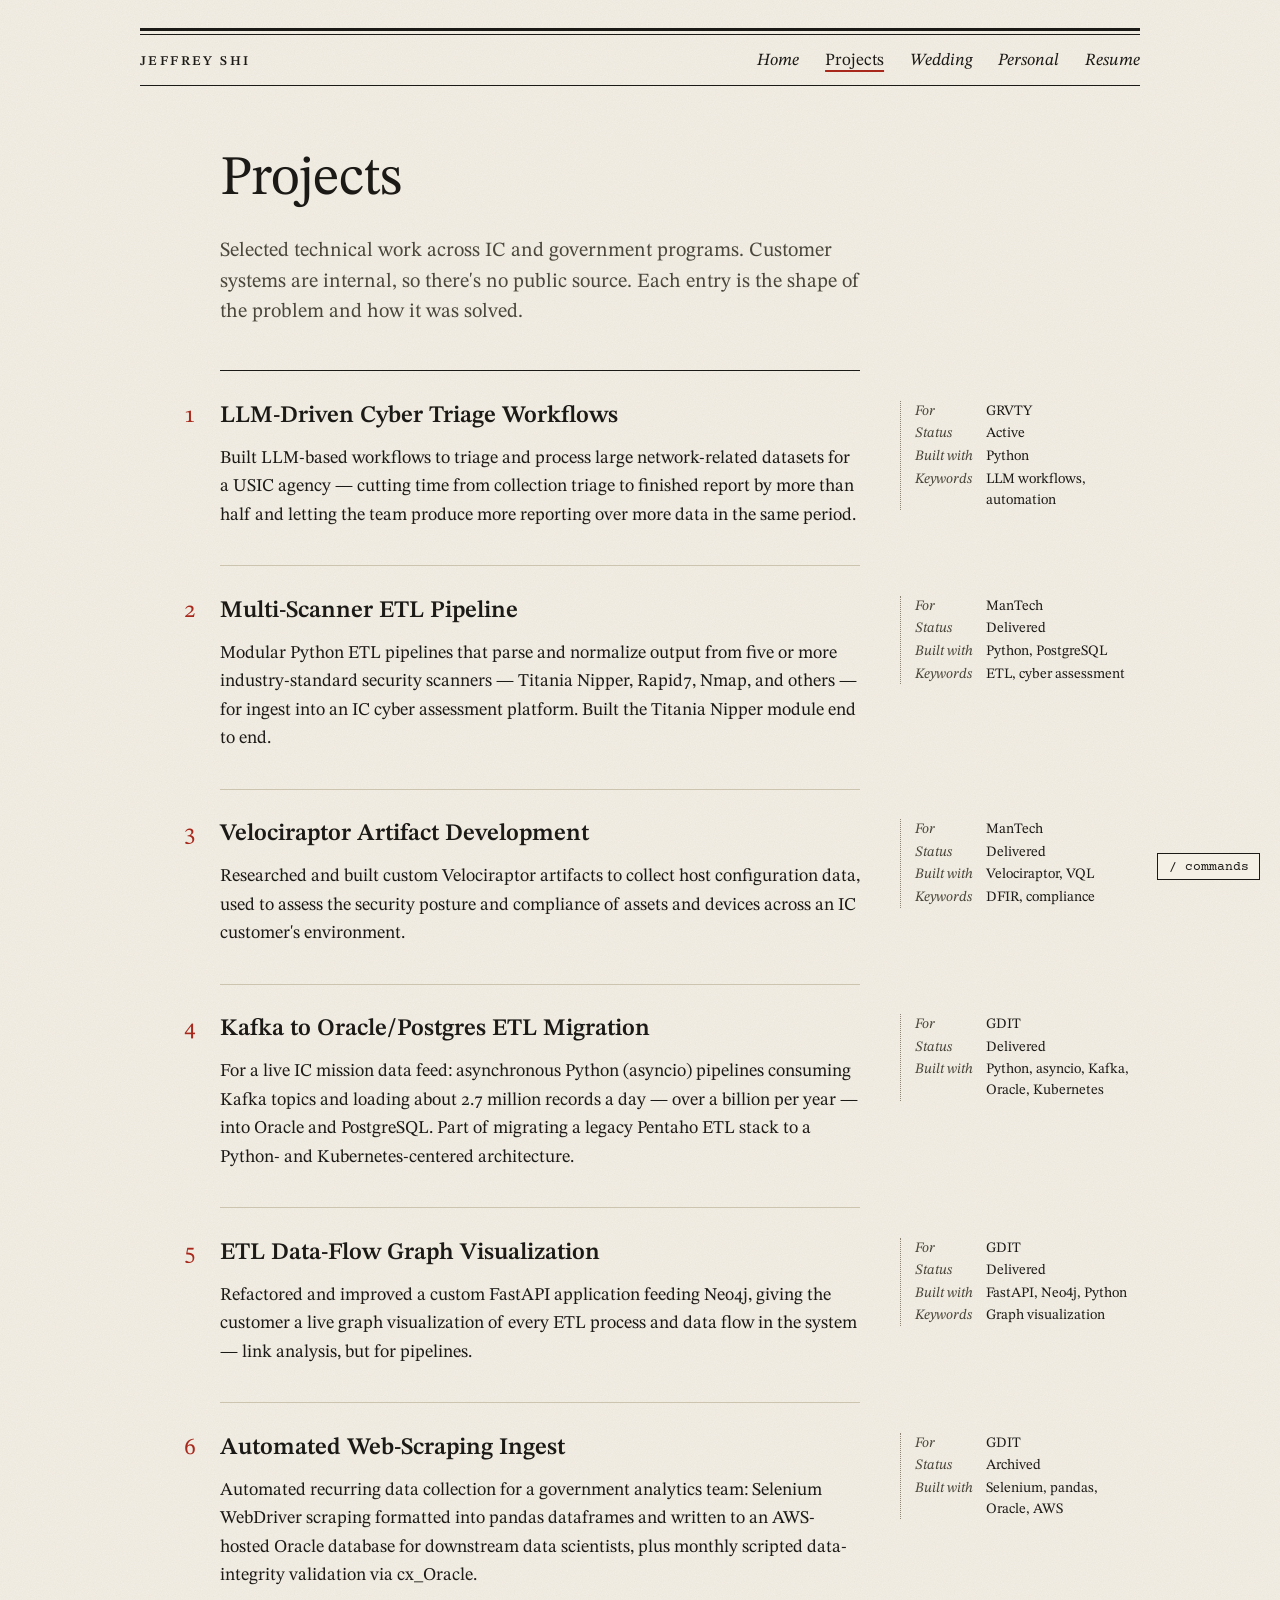
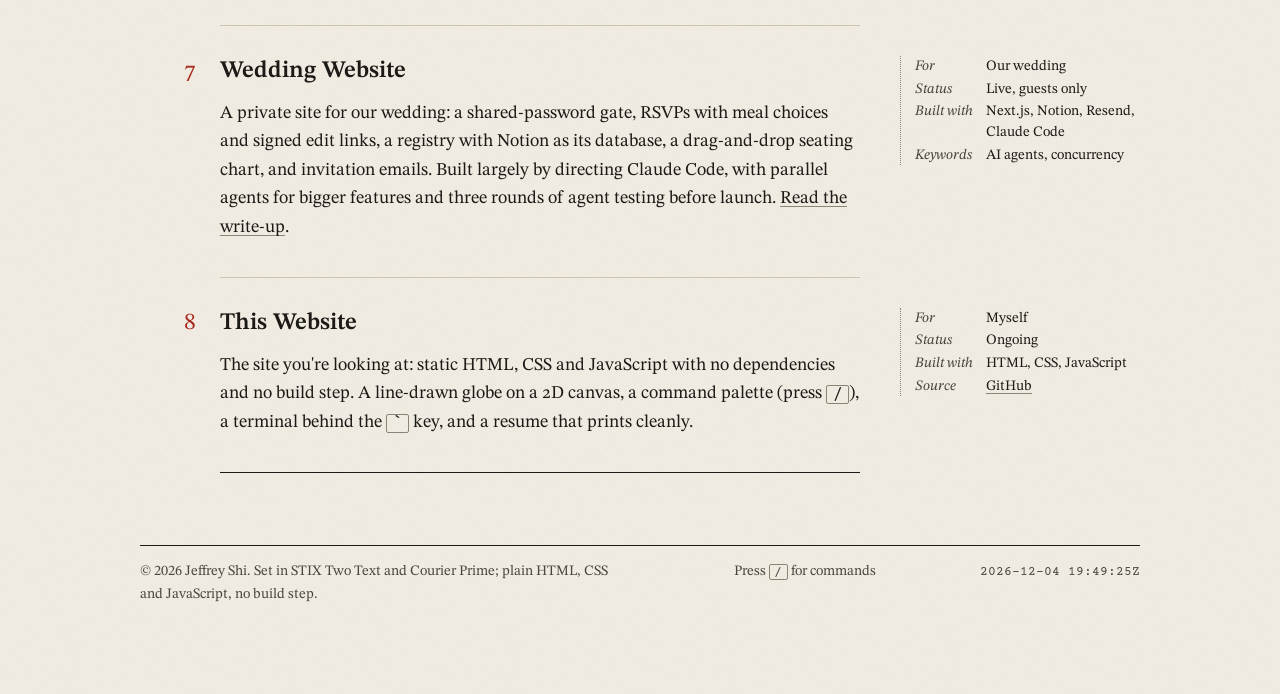
<file: projects.html>
<!DOCTYPE html>
<html lang="en">
<head>
  <meta charset="UTF-8" />
  <meta name="viewport" content="width=device-width, initial-scale=1.0" />
  <title>Projects — Jeffrey Shi</title>
  <meta name="description" content="Selected work by Jeffrey Shi — cyber threat analysis, ETL pipelines, and security tooling for IC programs." />
  <link rel="icon" href="assets/favicon.svg" type="image/svg+xml" />
  <link rel="preconnect" href="https://fonts.googleapis.com" />
  <link rel="preconnect" href="https://fonts.gstatic.com" crossorigin />
  <link href="https://fonts.googleapis.com/css2?family=STIX+Two+Text:ital,wght@0,400;0,500;0,600;0,700;1,400;1,500;1,600&family=Courier+Prime:ital,wght@0,400;0,700;1,400&display=swap" rel="stylesheet" />
  <link rel="stylesheet" href="css/style.css" />
  <noscript><style>.reveal, .hero-load { opacity: 1; transform: none; animation: none; }</style></noscript>
</head>
<body>
  <header class="masthead">
    <div class="masthead-inner">
      <a class="mast-name" href="index.html">Jeffrey Shi</a>
      <nav class="mast-nav" aria-label="Site">
        <a href="index.html">Home</a>
        <a href="projects.html" class="active">Projects</a>
        <a href="wedding.html">Wedding</a>
        <a href="personal.html">Personal</a>
        <a href="resume.html">Resume</a>
      </nav>
    </div>
  </header>

  <main class="page">
    <div class="col">

      <header class="page-title">
        <h1 class="hero-load" style="animation-delay:0.05s">Projects</h1>
        <p class="standfirst hero-load" style="animation-delay:0.18s">
          Selected technical work across IC and government programs.
          Customer systems are internal, so there's no public source. Each
          entry is the shape of the problem and how it was solved.
        </p>
      </header>

      <div class="entries">

        <article class="entry has-mn reveal">
          <h2 class="entry-title" data-scramble>LLM-Driven Cyber Triage Workflows</h2>
          <aside class="mn">
            <dl class="spec">
              <dt>For</dt><dd>GRVTY</dd>
              <dt>Status</dt><dd>Active</dd>
              <dt>Built with</dt><dd>Python</dd>
              <dt>Keywords</dt><dd>LLM workflows, automation</dd>
            </dl>
          </aside>
          <p>
            Built LLM-based workflows to triage and process large
            network-related datasets for a USIC agency — cutting time from
            collection triage to finished report by more than half and
            letting the team produce more reporting over more data in the
            same period.
          </p>
        </article>

        <article class="entry has-mn reveal">
          <h2 class="entry-title" data-scramble>Multi-Scanner ETL Pipeline</h2>
          <aside class="mn">
            <dl class="spec">
              <dt>For</dt><dd>ManTech</dd>
              <dt>Status</dt><dd>Delivered</dd>
              <dt>Built with</dt><dd>Python, PostgreSQL</dd>
              <dt>Keywords</dt><dd>ETL, cyber assessment</dd>
            </dl>
          </aside>
          <p>
            Modular Python ETL pipelines that parse and normalize output
            from five or more industry-standard security scanners — Titania
            Nipper, Rapid7, Nmap, and others — for ingest into an IC cyber
            assessment platform. Built the Titania Nipper module end to end.
          </p>
        </article>

        <article class="entry has-mn reveal">
          <h2 class="entry-title" data-scramble>Velociraptor Artifact Development</h2>
          <aside class="mn">
            <dl class="spec">
              <dt>For</dt><dd>ManTech</dd>
              <dt>Status</dt><dd>Delivered</dd>
              <dt>Built with</dt><dd>Velociraptor, VQL</dd>
              <dt>Keywords</dt><dd>DFIR, compliance</dd>
            </dl>
          </aside>
          <p>
            Researched and built custom Velociraptor artifacts to collect
            host configuration data, used to assess the security posture and
            compliance of assets and devices across an IC customer's
            environment.
          </p>
        </article>

        <article class="entry has-mn reveal">
          <h2 class="entry-title" data-scramble>Kafka to Oracle/Postgres ETL Migration</h2>
          <aside class="mn">
            <dl class="spec">
              <dt>For</dt><dd>GDIT</dd>
              <dt>Status</dt><dd>Delivered</dd>
              <dt>Built with</dt><dd>Python, asyncio, Kafka, Oracle, Kubernetes</dd>
            </dl>
          </aside>
          <p>
            For a live IC mission data feed: asynchronous Python (asyncio)
            pipelines consuming Kafka topics and loading about 2.7 million
            records a day — over a billion per year — into Oracle and
            PostgreSQL. Part of migrating a legacy Pentaho ETL stack to a
            Python- and Kubernetes-centered architecture.
          </p>
        </article>

        <article class="entry has-mn reveal">
          <h2 class="entry-title" data-scramble>ETL Data-Flow Graph Visualization</h2>
          <aside class="mn">
            <dl class="spec">
              <dt>For</dt><dd>GDIT</dd>
              <dt>Status</dt><dd>Delivered</dd>
              <dt>Built with</dt><dd>FastAPI, Neo4j, Python</dd>
              <dt>Keywords</dt><dd>Graph visualization</dd>
            </dl>
          </aside>
          <p>
            Refactored and improved a custom FastAPI application feeding
            Neo4j, giving the customer a live graph visualization of every
            ETL process and data flow in the system — link analysis, but for
            pipelines.
          </p>
        </article>

        <article class="entry has-mn reveal">
          <h2 class="entry-title" data-scramble>Automated Web-Scraping Ingest</h2>
          <aside class="mn">
            <dl class="spec">
              <dt>For</dt><dd>GDIT</dd>
              <dt>Status</dt><dd>Archived</dd>
              <dt>Built with</dt><dd>Selenium, pandas, Oracle, AWS</dd>
            </dl>
          </aside>
          <p>
            Automated recurring data collection for a government analytics
            team: Selenium WebDriver scraping formatted into pandas
            dataframes and written to an AWS-hosted Oracle database for
            downstream data scientists, plus monthly scripted data-integrity
            validation via cx_Oracle.
          </p>
        </article>

        <article class="entry has-mn reveal">
          <h2 class="entry-title" data-scramble>Wedding Website</h2>
          <aside class="mn">
            <dl class="spec">
              <dt>For</dt><dd>Our wedding</dd>
              <dt>Status</dt><dd>Live, guests only</dd>
              <dt>Built with</dt><dd>Next.js, Notion, Resend, Claude Code</dd>
              <dt>Keywords</dt><dd>AI agents, concurrency</dd>
            </dl>
          </aside>
          <p>
            A private site for our wedding: a shared-password gate,
            RSVPs with meal choices and signed edit links, a registry with
            Notion as its database, a drag-and-drop seating chart, and
            invitation emails. Built largely by directing Claude Code, with
            parallel agents for bigger features and three rounds of agent
            testing before launch.
            <a href="wedding.html">Read the write-up</a>.
          </p>
        </article>

        <article class="entry has-mn reveal">
          <h2 class="entry-title" data-scramble>This Website</h2>
          <aside class="mn">
            <dl class="spec">
              <dt>For</dt><dd>Myself</dd>
              <dt>Status</dt><dd>Ongoing</dd>
              <dt>Built with</dt><dd>HTML, CSS, JavaScript</dd>
              <dt>Source</dt><dd><a href="https://github.com/js430/js430.github.io" target="_blank" rel="noopener">GitHub</a></dd>
            </dl>
          </aside>
          <p>
            The site you're looking at: static HTML, CSS and JavaScript with
            no dependencies and no build step. A line-drawn globe on a 2D
            canvas, a command palette (press <kbd>/</kbd>), a terminal
            behind the <kbd>`</kbd> key, and a resume that prints cleanly.
          </p>
        </article>

      </div>

    </div>
  </main>

  <footer class="colophon">
    <div class="colophon-inner">
      <p>&copy; 2026 Jeffrey Shi. Set in STIX Two Text and Courier Prime; plain HTML, CSS and JavaScript, no build step.</p>
      <span class="mono-hint">Press <kbd>/</kbd> for commands</span>
      <span id="utc-clock"></span>
    </div>
  </footer>

  <button class="cmd-fab" id="cmd-fab">/ commands</button>
  <div class="cmd-palette" id="cmd-palette">
    <div class="cmd-row">
      <span class="p">&gt;</span>
      <input id="cmd-input" type="text" placeholder="Type a command… (try: help)" aria-label="Site command" autocomplete="off" spellcheck="false" />
    </div>
    <div class="cmd-hint"><span class="k">ENTER</span> run &nbsp;·&nbsp; <span class="k">ESC</span> close &nbsp;·&nbsp; home, projects, wedding, personal, resume, contact, download, terminal</div>
  </div>

  <script src="js/main.js"></script>
  <script src="js/terminal.js"></script>
</body>
</html>
</file>
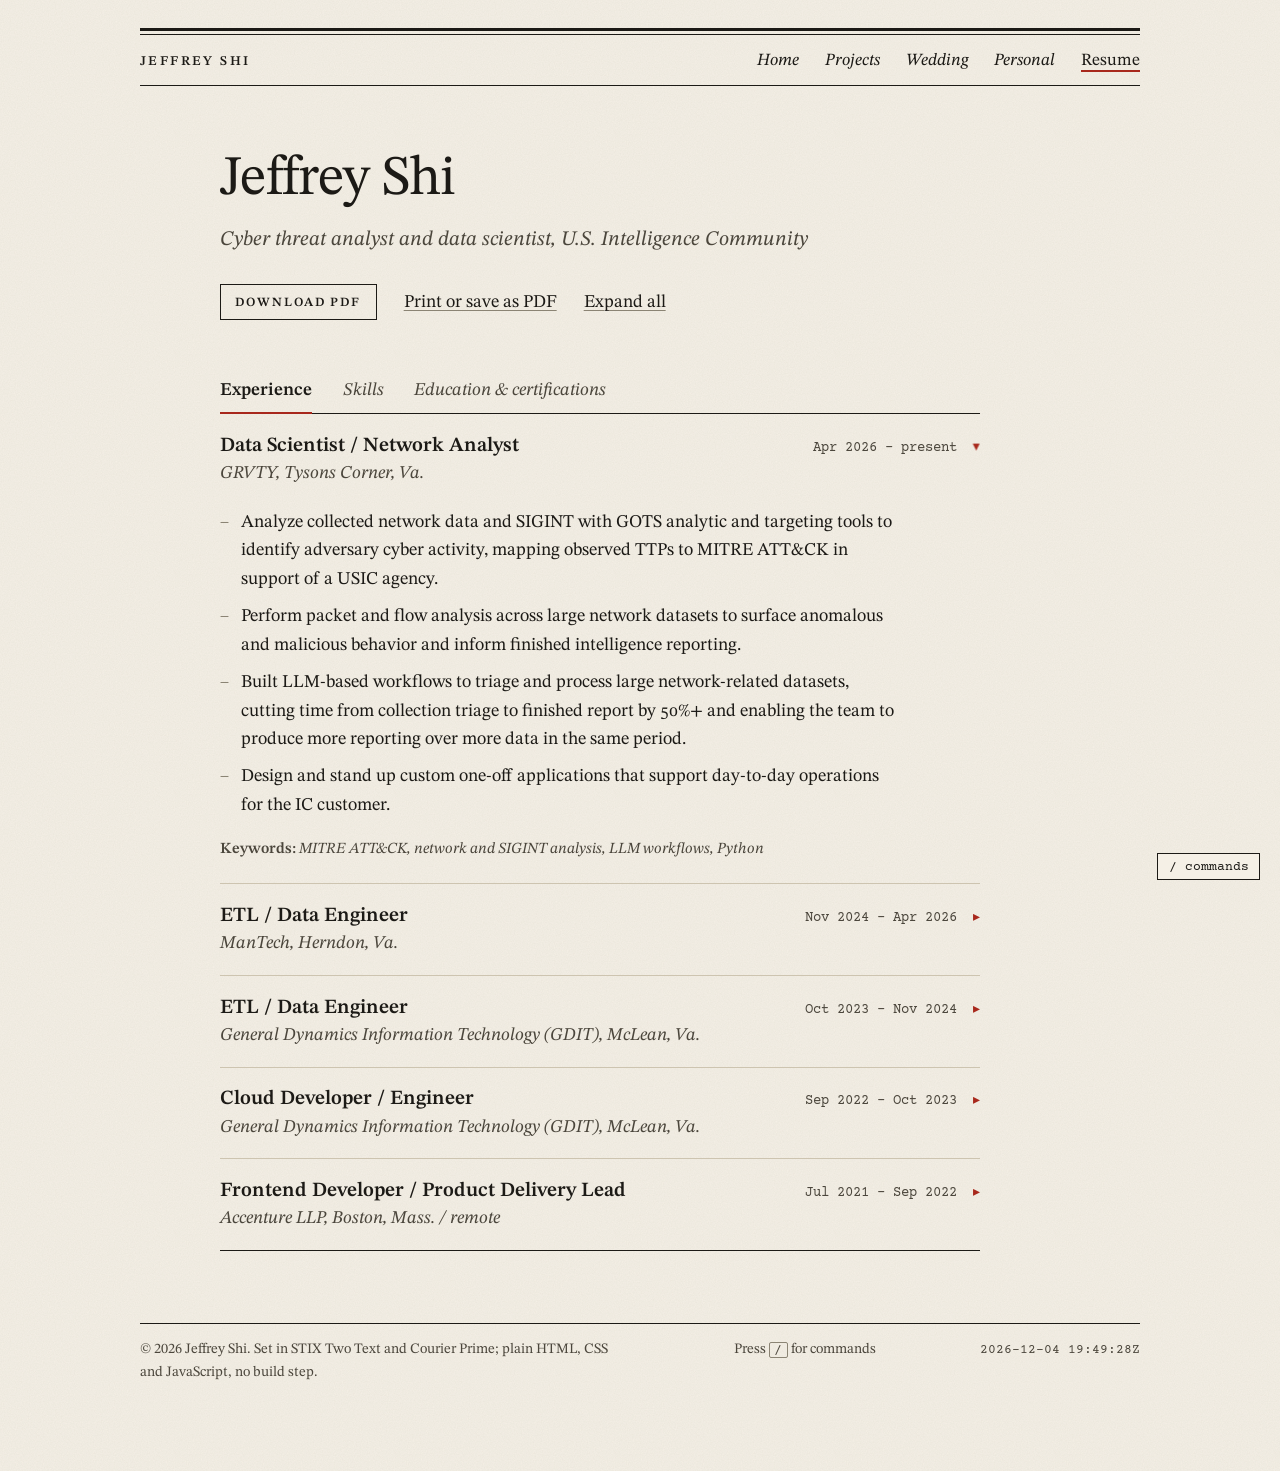
<file: resume.html>
<!DOCTYPE html>
<html lang="en">
<head>
  <meta charset="UTF-8" />
  <meta name="viewport" content="width=device-width, initial-scale=1.0" />
  <title>Resume — Jeffrey Shi</title>
  <meta name="description" content="Interactive resume of Jeffrey Shi — cyber threat analyst, data scientist, and data engineer." />
  <link rel="icon" href="assets/favicon.svg" type="image/svg+xml" />
  <link rel="preconnect" href="https://fonts.googleapis.com" />
  <link rel="preconnect" href="https://fonts.gstatic.com" crossorigin />
  <link href="https://fonts.googleapis.com/css2?family=STIX+Two+Text:ital,wght@0,400;0,500;0,600;0,700;1,400;1,500;1,600&family=Courier+Prime:ital,wght@0,400;0,700;1,400&display=swap" rel="stylesheet" />
  <link rel="stylesheet" href="css/style.css" />
  <noscript><style>.reveal, .hero-load { opacity: 1; transform: none; animation: none; }</style></noscript>
</head>
<body>
  <header class="masthead">
    <div class="masthead-inner">
      <a class="mast-name" href="index.html">Jeffrey Shi</a>
      <nav class="mast-nav" aria-label="Site">
        <a href="index.html">Home</a>
        <a href="projects.html">Projects</a>
        <a href="wedding.html">Wedding</a>
        <a href="personal.html">Personal</a>
        <a href="resume.html" class="active">Resume</a>
      </nav>
    </div>
  </header>

  <main class="page">
    <div class="col wide">

      <!-- ============ RESUME HEADER ============ -->
      <header class="page-title resume-head">
        <h1 class="hero-load" style="animation-delay:0.05s">Jeffrey Shi</h1>
        <p class="role-line hero-load" style="animation-delay:0.18s">Cyber threat analyst and data scientist, U.S. Intelligence Community</p>
        <div class="actions hero-load" style="animation-delay:0.3s">
          <a class="btn" id="dl-resume" href="assets/Jeffrey_Shi_Resume.pdf" download>Download PDF</a>
          <button class="linkish" id="print-resume">Print or save as PDF</button>
          <button class="linkish" id="expand-all">Expand all</button>
        </div>
      </header>

      <!-- ============ TAB NAV ============ -->
      <div class="resume-tabs" id="resume-tabs">
        <button class="active" data-pane="experience" data-cmd-target="experience">Experience</button>
        <button data-pane="skills" data-cmd-target="skills">Skills</button>
        <button data-pane="education" data-cmd-target="education">Education &amp; certifications</button>
      </div>

      <!-- ============ EXPERIENCE ============ -->
      <section class="resume-pane" id="pane-experience">
        <div class="timeline">

          <div class="tl-entry open">
            <button class="tl-head">
              <span>
                <span class="role">Data Scientist / Network Analyst</span>
                <span class="org">GRVTY, Tysons Corner, Va.</span>
              </span>
              <span class="when">
                <span class="dates">Apr 2026 – present</span>
                <span class="caret">&#9656;</span>
              </span>
            </button>
            <div class="tl-body">
              <div class="tl-body-inner">
                <ul>
                  <li>Analyze collected network data and SIGINT with GOTS analytic and targeting tools to identify adversary cyber activity, mapping observed TTPs to MITRE ATT&amp;CK in support of a USIC agency.</li>
                  <li>Perform packet and flow analysis across large network datasets to surface anomalous and malicious behavior and inform finished intelligence reporting.</li>
                  <li>Built LLM-based workflows to triage and process large network-related datasets, cutting time from collection triage to finished report by 50%+ and enabling the team to produce more reporting over more data in the same period.</li>
                  <li>Design and stand up custom one-off applications that support day-to-day operations for the IC customer.</li>
                </ul>
                <p class="kw"><b>Keywords:</b> MITRE ATT&amp;CK, network and SIGINT analysis, LLM workflows, Python</p>
              </div>
            </div>
          </div>

          <div class="tl-entry">
            <button class="tl-head">
              <span>
                <span class="role">ETL / Data Engineer</span>
                <span class="org">ManTech, Herndon, Va.</span>
              </span>
              <span class="when">
                <span class="dates">Nov 2024 – Apr 2026</span>
                <span class="caret">&#9656;</span>
              </span>
            </button>
            <div class="tl-body">
              <div class="tl-body-inner">
                <ul>
                  <li>Developed modular Python ETL pipelines that parse and normalize output from 5+ industry-standard security scanners (Titania Nipper, Rapid7, Nmap, and others) for ingest into an IC customer's cyber assessment platform; built the Titania Nipper module end to end.</li>
                  <li>Researched and built custom Velociraptor artifacts to collect host configuration data used to assess the security posture and compliance of assets and devices.</li>
                  <li>Wrote PostgreSQL maintenance scripts to eliminate database inefficiencies and resolve data issues affecting customer-facing UI components.</li>
                </ul>
                <p class="kw"><b>Keywords:</b> Python, PostgreSQL, Velociraptor, cyber assessment</p>
              </div>
            </div>
          </div>

          <div class="tl-entry">
            <button class="tl-head">
              <span>
                <span class="role">ETL / Data Engineer</span>
                <span class="org">General Dynamics Information Technology (GDIT), McLean, Va.</span>
              </span>
              <span class="when">
                <span class="dates">Oct 2023 – Nov 2024</span>
                <span class="caret">&#9656;</span>
              </span>
            </button>
            <div class="tl-body">
              <div class="tl-body-inner">
                <ul>
                  <li>Built and maintained asynchronous Python (asyncio) pipelines consuming Kafka topics and loading ~2.7M records/day (1B+ per year) into Oracle and PostgreSQL for a live IC mission data feed.</li>
                  <li>Helped migrate legacy Pentaho ETL jobs to a containerized Python framework on Kubernetes; refactored a FastAPI/Neo4j service to visualize end-to-end data flow.</li>
                </ul>
                <p class="kw"><b>Keywords:</b> Python, asyncio, Kafka, Oracle, PostgreSQL, Kubernetes, Neo4j</p>
              </div>
            </div>
          </div>

          <div class="tl-entry">
            <button class="tl-head">
              <span>
                <span class="role">Cloud Developer / Engineer</span>
                <span class="org">General Dynamics Information Technology (GDIT), McLean, Va.</span>
              </span>
              <span class="when">
                <span class="dates">Sep 2022 – Oct 2023</span>
                <span class="caret">&#9656;</span>
              </span>
            </button>
            <div class="tl-body">
              <div class="tl-body-inner">
                <ul>
                  <li>Automated recurring web data collection with Python and Selenium, transforming results with pandas and loading them into an AWS RDS Oracle database for IC analysts and data scientists.</li>
                  <li>Built a monthly Python/SQL (cx_Oracle) validation job that flagged and corrected bad values across database tables.</li>
                </ul>
                <p class="kw"><b>Keywords:</b> AWS, Python, Selenium, Oracle, pandas</p>
              </div>
            </div>
          </div>

          <div class="tl-entry">
            <button class="tl-head">
              <span>
                <span class="role">Frontend Developer / Product Delivery Lead</span>
                <span class="org">Accenture LLP, Boston, Mass. / remote</span>
              </span>
              <span class="when">
                <span class="dates">Jul 2021 – Sep 2022</span>
                <span class="caret">&#9656;</span>
              </span>
            </button>
            <div class="tl-body">
              <div class="tl-body-inner">
                <ul>
                  <li>Frontend development and product delivery leadership for client engagements.</li>
                </ul>
                <p class="kw"><b>Keywords:</b> frontend, product delivery, Agile</p>
              </div>
            </div>
          </div>

        </div>
      </section>

      <!-- ============ SKILLS ============ -->
      <section class="resume-pane" id="pane-skills" hidden>
        <table class="bt">
          <tbody>
            <tr><th scope="row">Threat intelligence</th><td>MITRE ATT&amp;CK, TTP analysis, network and SIGINT analysis, packet and flow analysis, GOTS analytic and targeting tools, intelligence reporting</td></tr>
            <tr><th scope="row">AI / LLM</th><td>LLM-driven triage and analysis workflows</td></tr>
            <tr><th scope="row">Languages and data</th><td>Python, SQL (PostgreSQL, Oracle), Bash, pandas, Kafka, asyncio, FastAPI, Neo4j, Selenium</td></tr>
            <tr><th scope="row">Security tools</th><td>Velociraptor, Rapid7, Nmap, Titania Nipper</td></tr>
            <tr><th scope="row">Cloud and DevOps</th><td>AWS (RDS, EC2, S3), Google Cloud (BigQuery, GKE), Kubernetes, Docker, GitLab, Jenkins</td></tr>
          </tbody>
        </table>
      </section>

      <!-- ============ EDUCATION ============ -->
      <section class="resume-pane" id="pane-education" hidden>
        <ul class="edu">
          <li>
            <div class="degree">B.A. Computer Science &amp; B.A. Statistics</div>
            <div class="school">University of Virginia, Charlottesville, Va.</div>
            <div class="detail">Aug 2018 – May 2021 · Echols Scholar</div>
          </li>
          <li>
            <div class="degree">AWS Certified Cloud Practitioner</div>
            <div class="school">Amazon Web Services</div>
            <div class="detail">Cloud fundamentals certification.</div>
          </li>
          <li>
            <div class="degree">Chinese — fluent</div>
            <div class="school">Language proficiency</div>
            <div class="detail">Fluent in Chinese in addition to English.</div>
          </li>
        </ul>
      </section>

    </div>
  </main>

  <footer class="colophon">
    <div class="colophon-inner">
      <p>&copy; 2026 Jeffrey Shi. Set in STIX Two Text and Courier Prime; plain HTML, CSS and JavaScript, no build step.</p>
      <span class="mono-hint">Press <kbd>/</kbd> for commands</span>
      <span id="utc-clock"></span>
    </div>
  </footer>

  <button class="cmd-fab" id="cmd-fab">/ commands</button>
  <div class="cmd-palette" id="cmd-palette">
    <div class="cmd-row">
      <span class="p">&gt;</span>
      <input id="cmd-input" type="text" placeholder="Type a command… (try: help)" aria-label="Site command" autocomplete="off" spellcheck="false" />
    </div>
    <div class="cmd-hint"><span class="k">ENTER</span> run &nbsp;·&nbsp; <span class="k">ESC</span> close &nbsp;·&nbsp; experience, skills, education, download, personal, terminal</div>
  </div>

  <script src="js/main.js"></script>
  <script src="js/resume.js"></script>
  <script src="js/terminal.js"></script>
</body>
</html>
</file>
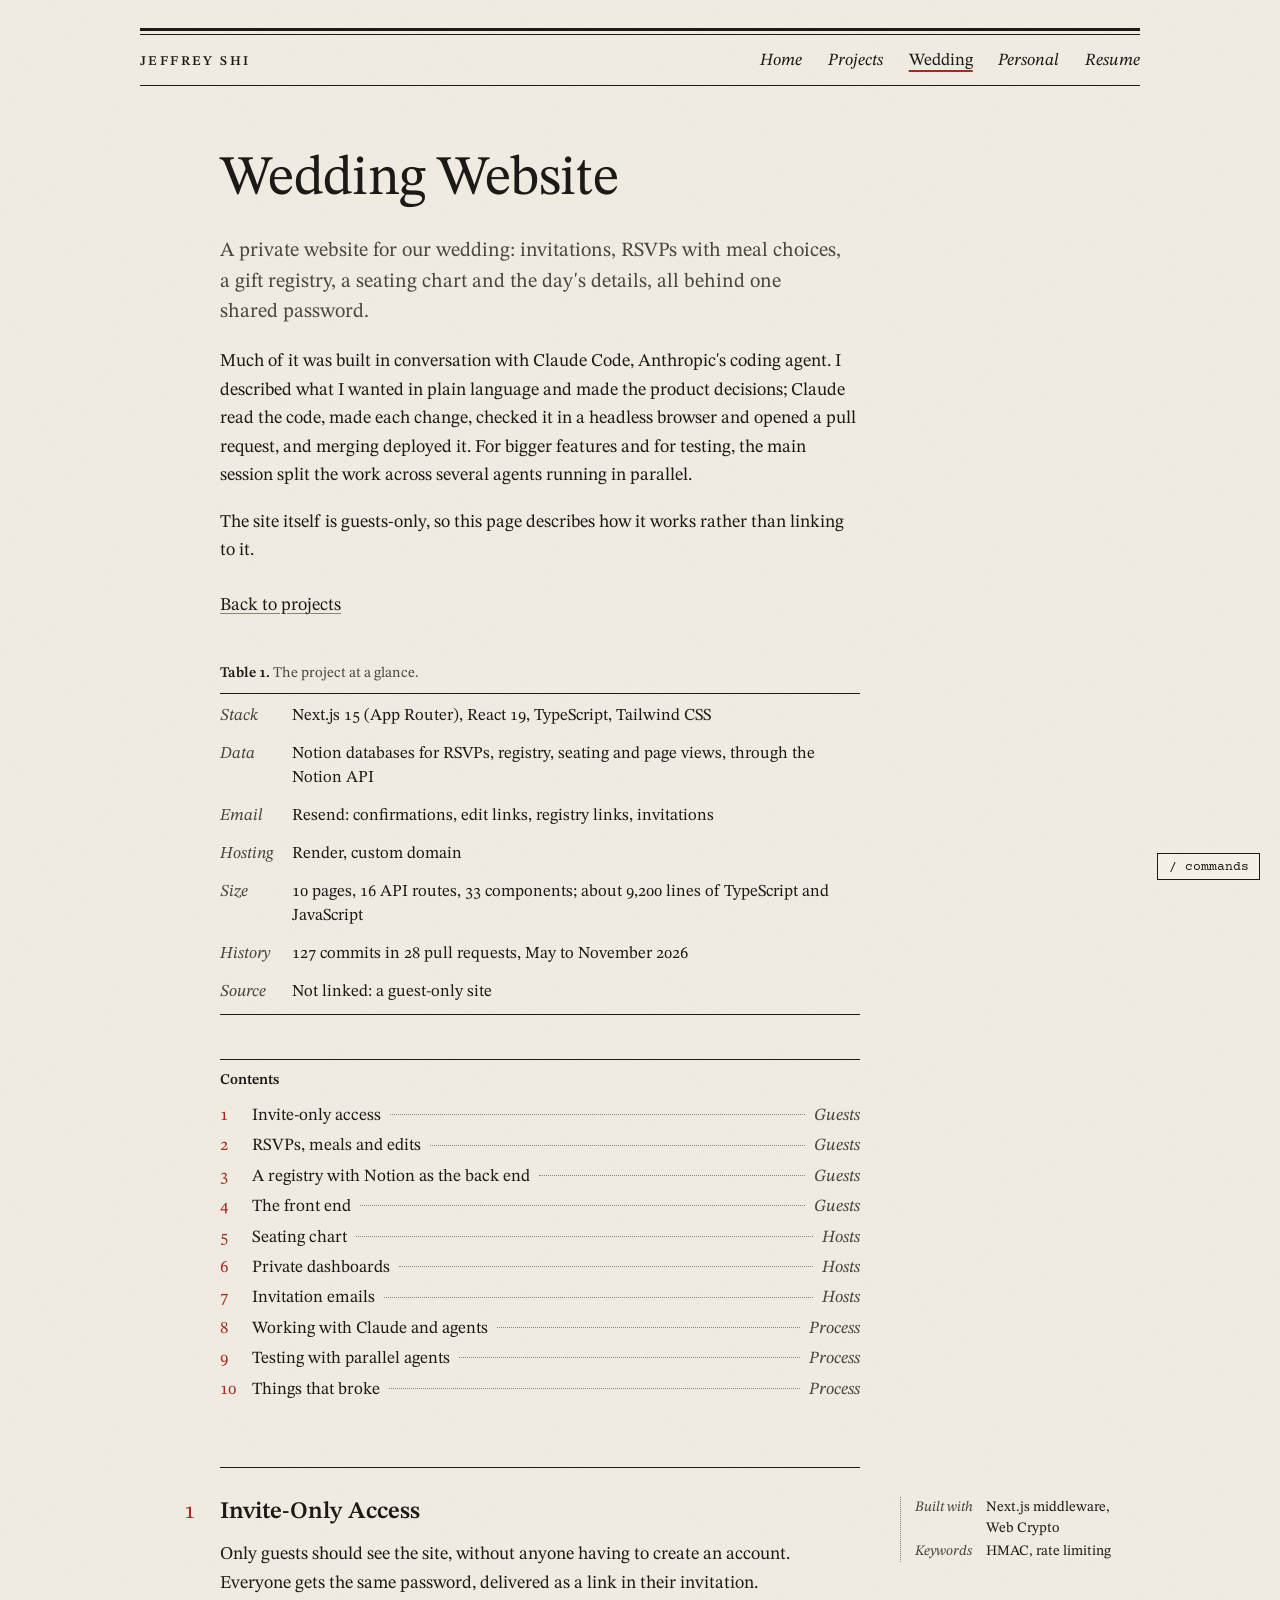
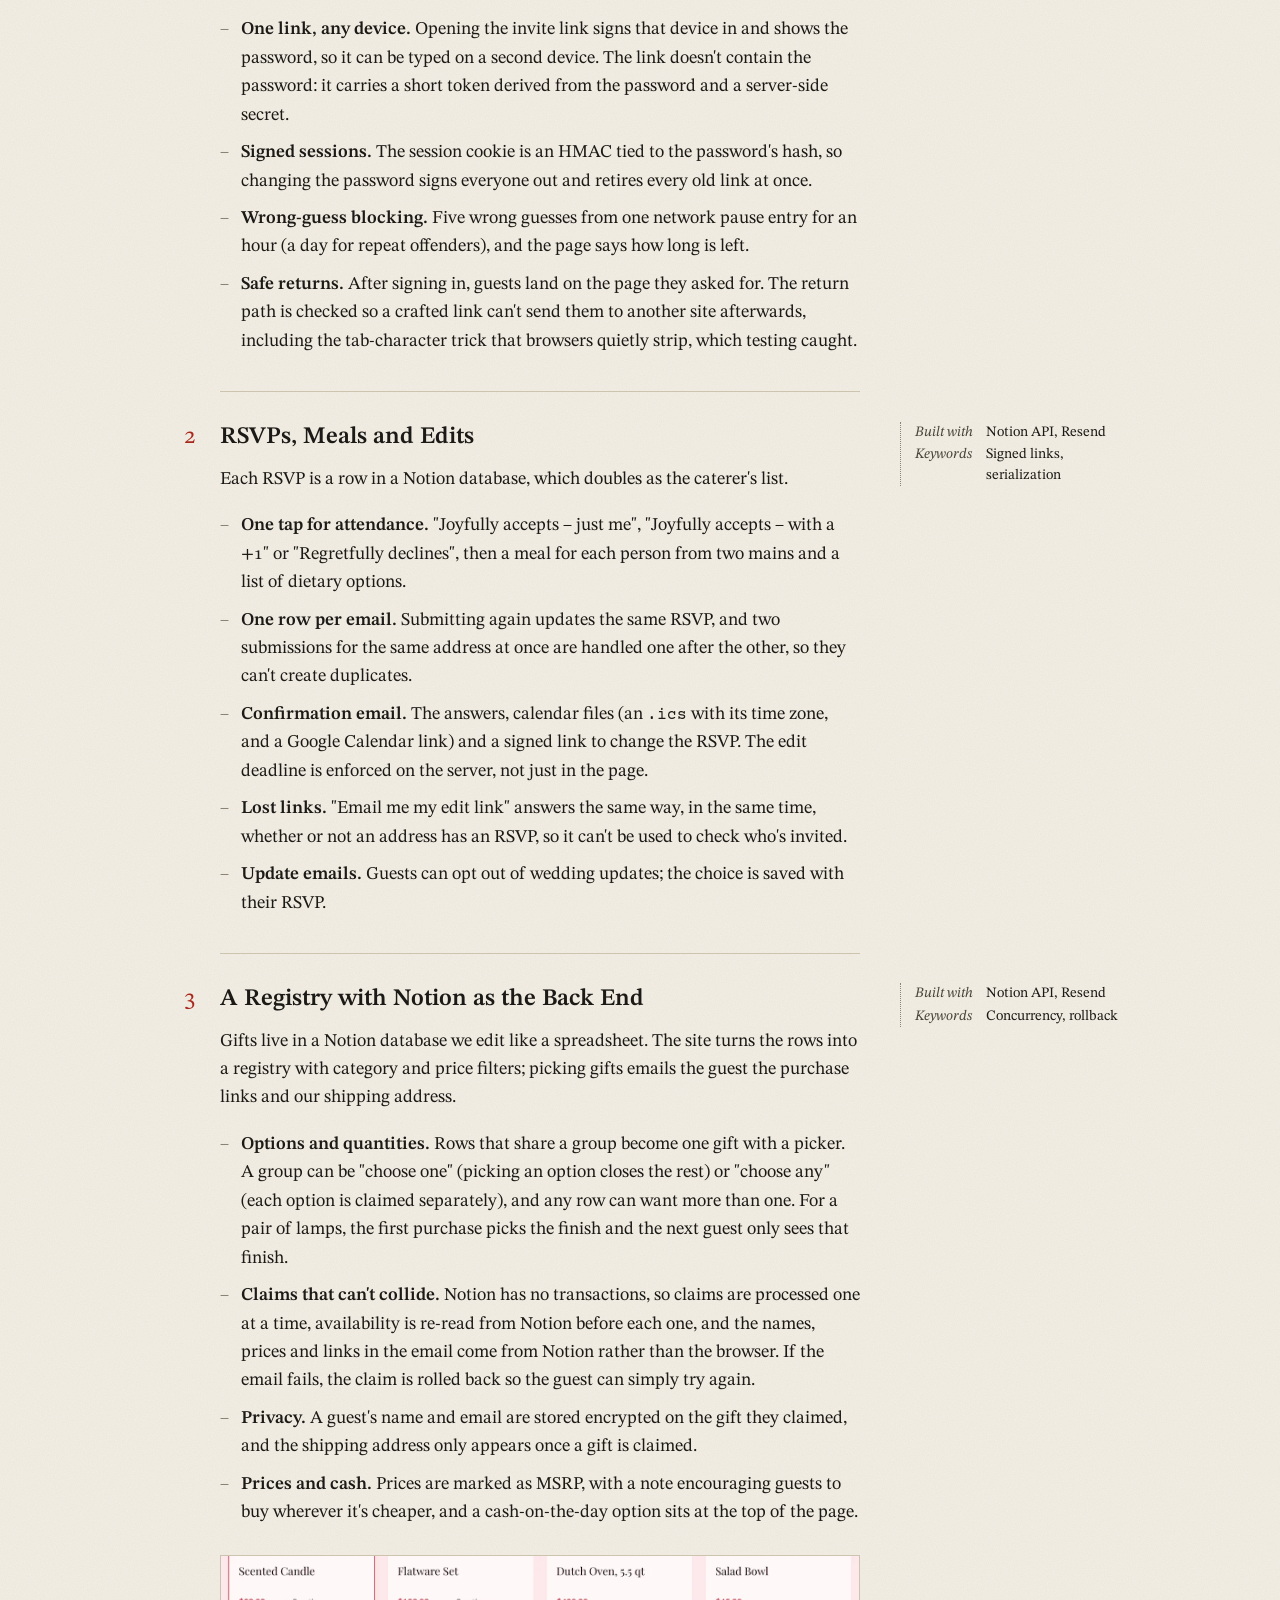
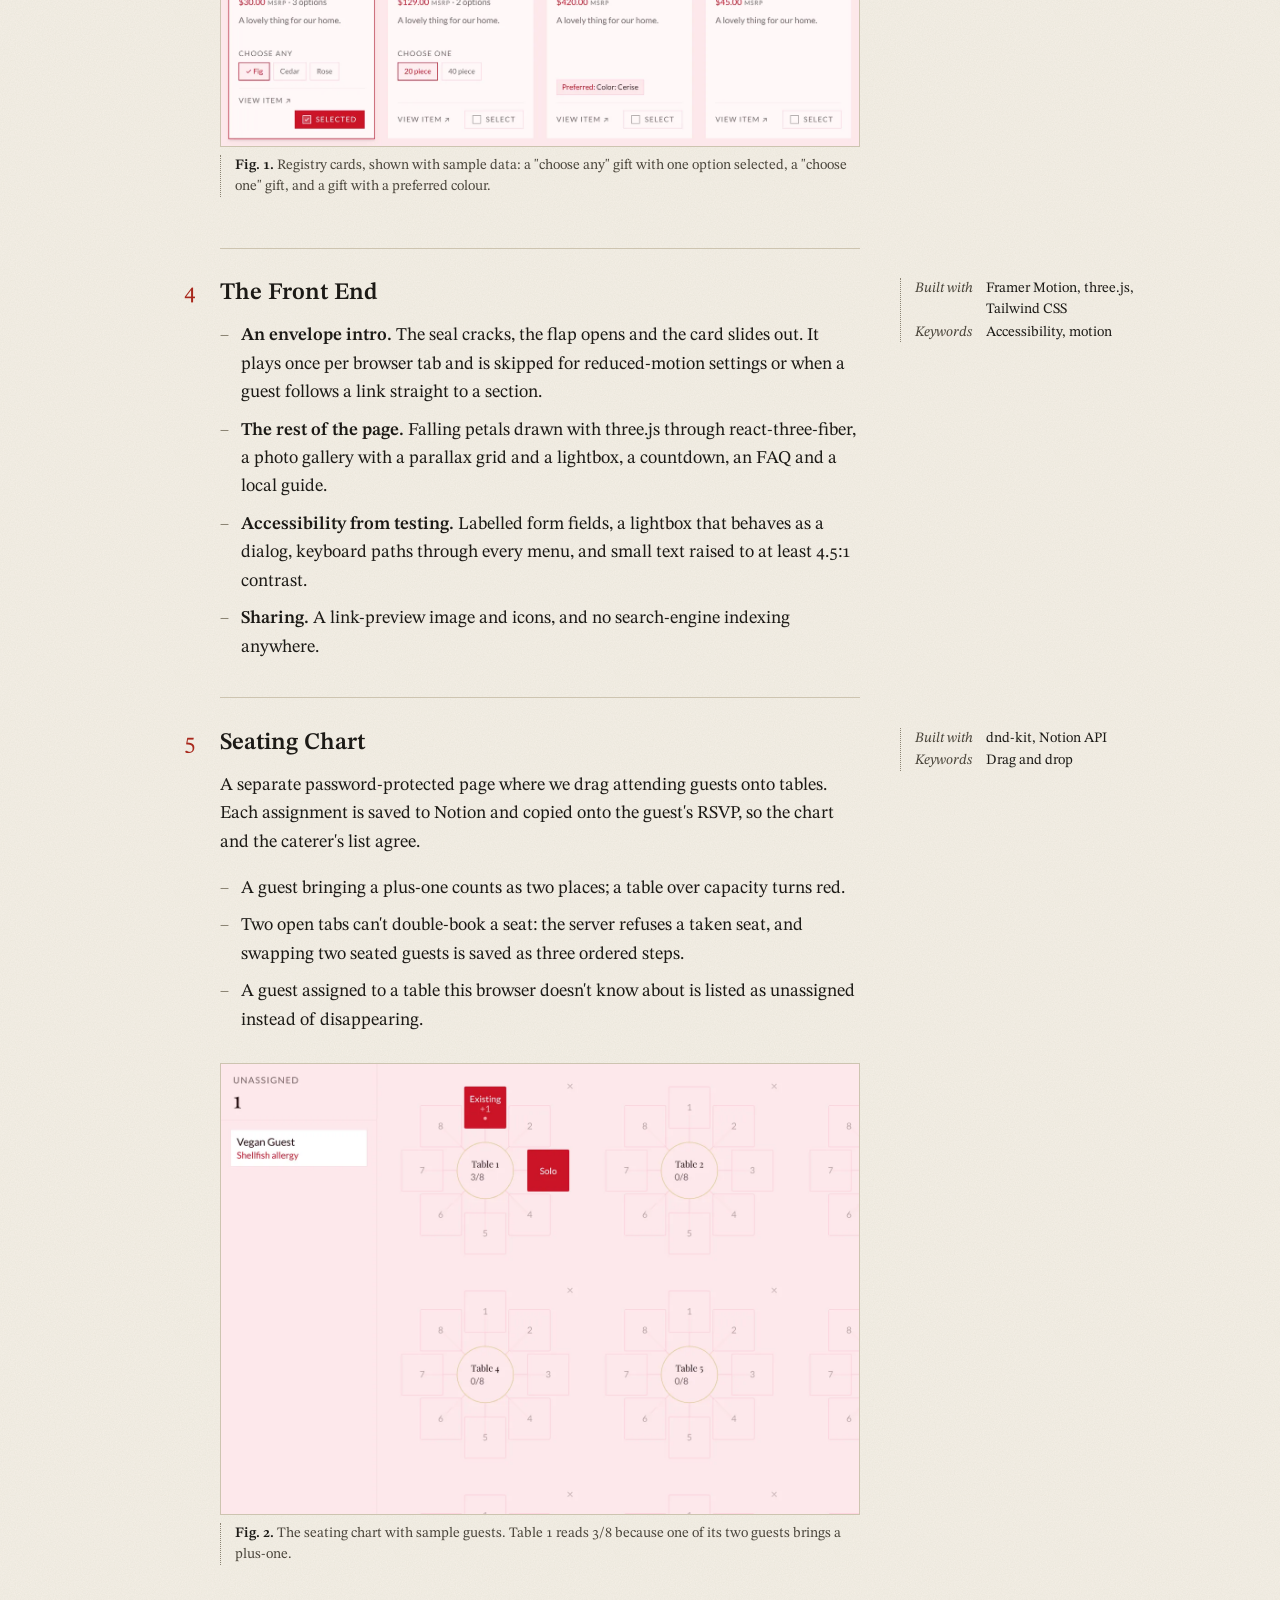
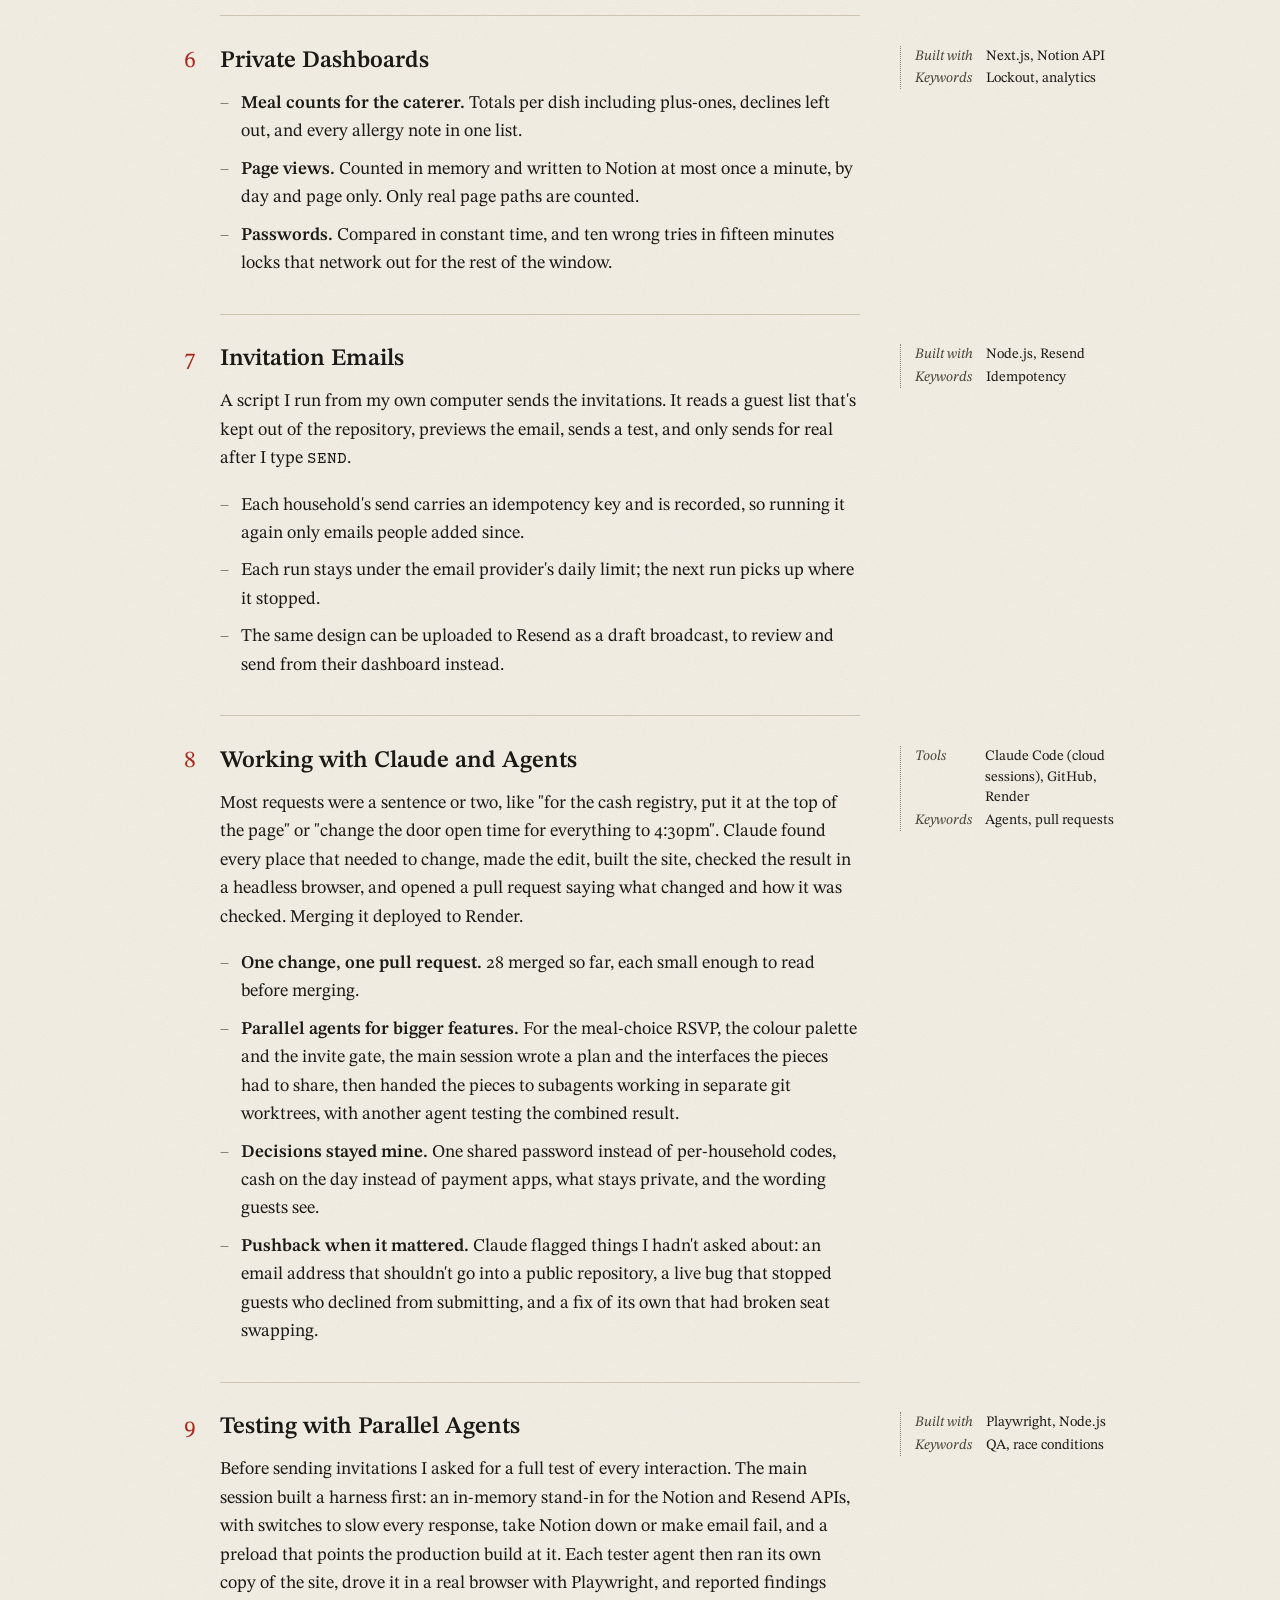
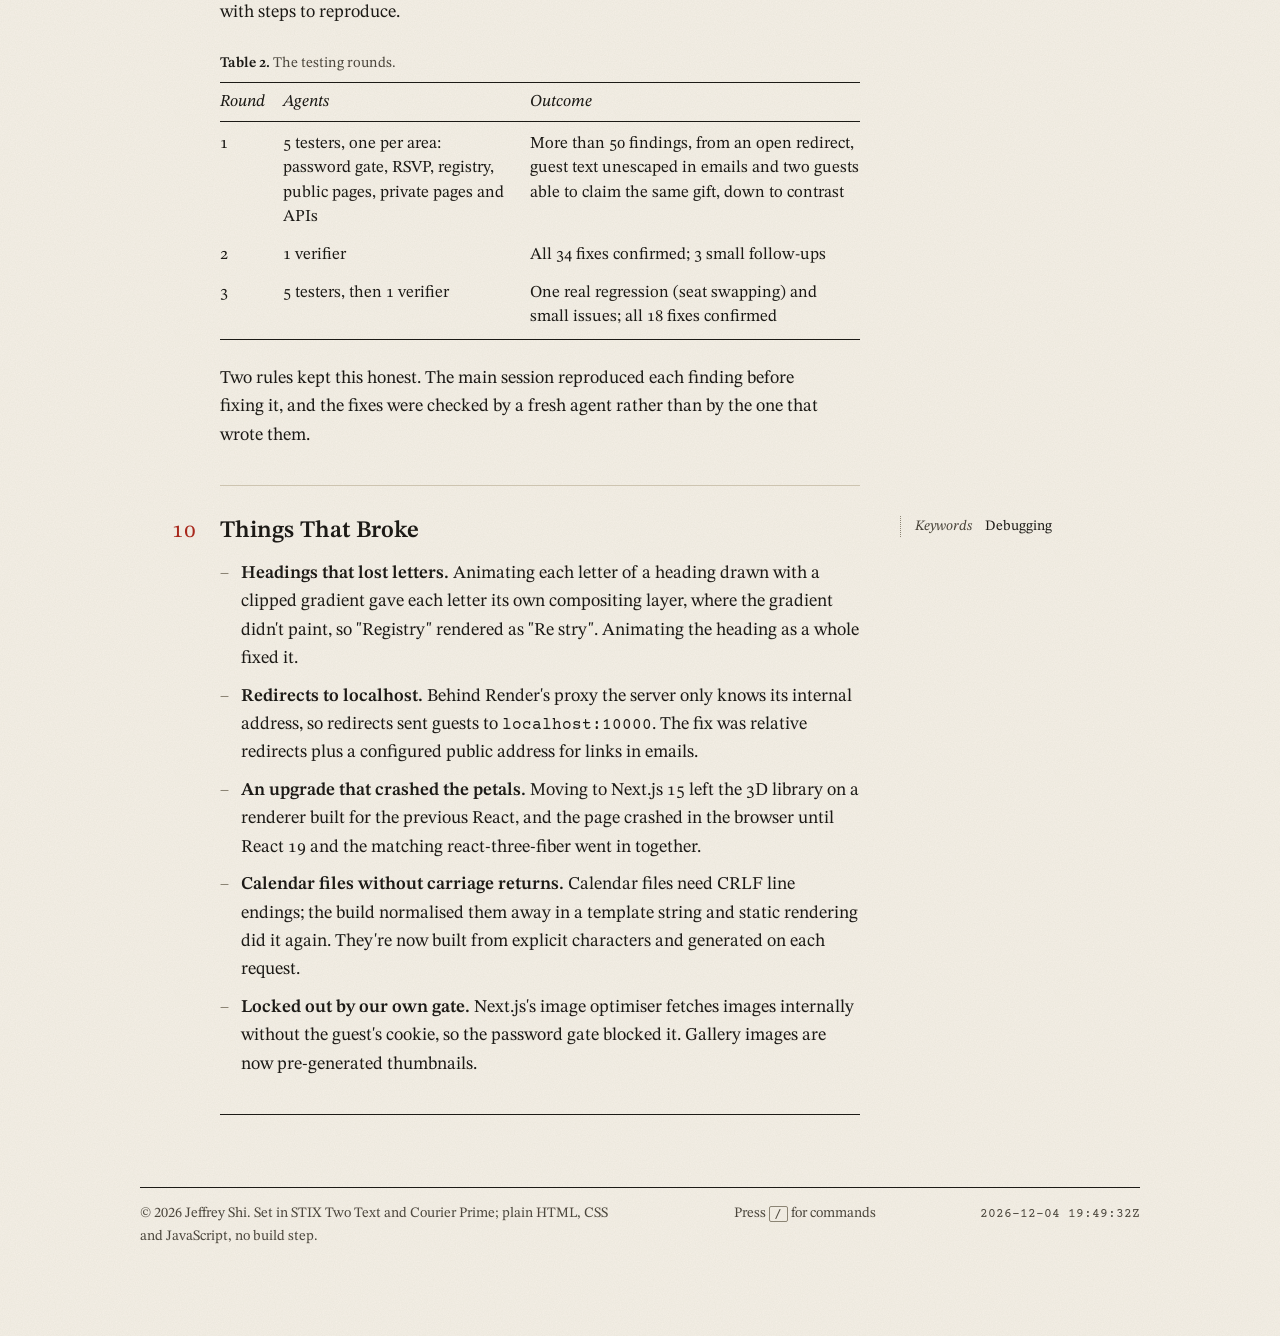
<file: wedding.html>
<!DOCTYPE html>
<html lang="en">
<head>
  <meta charset="UTF-8" />
  <meta name="viewport" content="width=device-width, initial-scale=1.0" />
  <title>Wedding Website — Jeffrey Shi</title>
  <meta name="description" content="How I built a private wedding website — invitations, RSVPs, a Notion-backed registry and a seating chart — with Claude Code and parallel AI agents, and how agents tested it before launch." />
  <link rel="icon" href="assets/favicon.svg" type="image/svg+xml" />
  <link rel="preconnect" href="https://fonts.googleapis.com" />
  <link rel="preconnect" href="https://fonts.gstatic.com" crossorigin />
  <link href="https://fonts.googleapis.com/css2?family=STIX+Two+Text:ital,wght@0,400;0,500;0,600;0,700;1,400;1,500;1,600&family=Courier+Prime:ital,wght@0,400;0,700;1,400&display=swap" rel="stylesheet" />
  <link rel="stylesheet" href="css/style.css" />
  <noscript><style>.reveal, .hero-load { opacity: 1; transform: none; animation: none; }</style></noscript>
</head>
<body>
  <header class="masthead">
    <div class="masthead-inner">
      <a class="mast-name" href="index.html">Jeffrey Shi</a>
      <nav class="mast-nav" aria-label="Site">
        <a href="index.html">Home</a>
        <a href="projects.html">Projects</a>
        <a href="wedding.html" class="active">Wedding</a>
        <a href="personal.html">Personal</a>
        <a href="resume.html">Resume</a>
      </nav>
    </div>
  </header>

  <main class="page">
    <div class="col">

      <header class="page-title">
        <h1 class="hero-load" style="animation-delay:0.05s">Wedding Website</h1>
        <p class="standfirst hero-load" style="animation-delay:0.18s">
          A private website for our wedding: invitations, RSVPs with meal
          choices, a gift registry, a seating chart and the day's details,
          all behind one shared password.
        </p>
      </header>

      <div class="hero-load" style="animation-delay:0.3s">
        <p>
          Much of it was built in conversation with Claude Code, Anthropic's
          coding agent. I described what I wanted in plain language and made
          the product decisions; Claude read the code, made each change,
          checked it in a headless browser and opened a pull request, and
          merging deployed it. For bigger features and for testing, the main
          session split the work across several agents running in parallel.
        </p>
        <p>
          The site itself is guests-only, so this page describes how it
          works rather than linking to it.
        </p>
        <div class="actions">
          <a href="projects.html">Back to projects</a>
        </div>
      </div>

      <table class="bt reveal" style="margin-top:2.6em;">
        <caption><b>Table 1.</b> The project at a glance.</caption>
        <tbody>
          <tr><th scope="row">Stack</th><td>Next.js 15 (App Router), React 19, TypeScript, Tailwind CSS</td></tr>
          <tr><th scope="row">Data</th><td>Notion databases for RSVPs, registry, seating and page views, through the Notion API</td></tr>
          <tr><th scope="row">Email</th><td>Resend: confirmations, edit links, registry links, invitations</td></tr>
          <tr><th scope="row">Hosting</th><td>Render, custom domain</td></tr>
          <tr><th scope="row">Size</th><td>10 pages, 16 API routes, 33 components; about 9,200 lines of TypeScript and JavaScript</td></tr>
          <tr><th scope="row">History</th><td>127 commits in 28 pull requests, May to November 2026</td></tr>
          <tr><th scope="row">Source</th><td>Not linked: a guest-only site</td></tr>
        </tbody>
      </table>

      <nav class="contents reveal" aria-label="Contents">
        <p class="contents-head">Contents</p>
        <ol class="toc">
          <li><a href="#gate"><span class="t">Invite-only access</span><span class="lead"></span><span class="who">Guests</span></a></li>
          <li><a href="#rsvp"><span class="t">RSVPs, meals and edits</span><span class="lead"></span><span class="who">Guests</span></a></li>
          <li><a href="#registry"><span class="t">A registry with Notion as the back end</span><span class="lead"></span><span class="who">Guests</span></a></li>
          <li><a href="#frontend"><span class="t">The front end</span><span class="lead"></span><span class="who">Guests</span></a></li>
          <li><a href="#seating"><span class="t">Seating chart</span><span class="lead"></span><span class="who">Hosts</span></a></li>
          <li><a href="#dashboards"><span class="t">Private dashboards</span><span class="lead"></span><span class="who">Hosts</span></a></li>
          <li><a href="#invites"><span class="t">Invitation emails</span><span class="lead"></span><span class="who">Hosts</span></a></li>
          <li><a href="#claude"><span class="t">Working with Claude and agents</span><span class="lead"></span><span class="who">Process</span></a></li>
          <li><a href="#testing"><span class="t">Testing with parallel agents</span><span class="lead"></span><span class="who">Process</span></a></li>
          <li><a href="#broke"><span class="t">Things that broke</span><span class="lead"></span><span class="who">Process</span></a></li>
        </ol>
      </nav>

      <div class="entries">

        <article class="entry has-mn reveal" id="gate">
          <h2 class="entry-title" data-scramble>Invite-Only Access</h2>
          <aside class="mn">
            <dl class="spec">
              <dt>Built with</dt><dd>Next.js middleware, Web Crypto</dd>
              <dt>Keywords</dt><dd>HMAC, rate limiting</dd>
            </dl>
          </aside>
          <p>
            Only guests should see the site, without anyone having to create
            an account. Everyone gets the same password, delivered as a link
            in their invitation.
          </p>
          <ul>
            <li><strong>One link, any device.</strong> Opening the invite link signs that device in and shows the password, so it can be typed on a second device. The link doesn't contain the password: it carries a short token derived from the password and a server-side secret.</li>
            <li><strong>Signed sessions.</strong> The session cookie is an HMAC tied to the password's hash, so changing the password signs everyone out and retires every old link at once.</li>
            <li><strong>Wrong-guess blocking.</strong> Five wrong guesses from one network pause entry for an hour (a day for repeat offenders), and the page says how long is left.</li>
            <li><strong>Safe returns.</strong> After signing in, guests land on the page they asked for. The return path is checked so a crafted link can't send them to another site afterwards, including the tab-character trick that browsers quietly strip, which testing caught.</li>
          </ul>
        </article>

        <article class="entry has-mn reveal" id="rsvp">
          <h2 class="entry-title" data-scramble>RSVPs, Meals and Edits</h2>
          <aside class="mn">
            <dl class="spec">
              <dt>Built with</dt><dd>Notion API, Resend</dd>
              <dt>Keywords</dt><dd>Signed links, serialization</dd>
            </dl>
          </aside>
          <p>
            Each RSVP is a row in a Notion database, which doubles as the
            caterer's list.
          </p>
          <ul>
            <li><strong>One tap for attendance.</strong> "Joyfully accepts – just me", "Joyfully accepts – with a +1" or "Regretfully declines", then a meal for each person from two mains and a list of dietary options.</li>
            <li><strong>One row per email.</strong> Submitting again updates the same RSVP, and two submissions for the same address at once are handled one after the other, so they can't create duplicates.</li>
            <li><strong>Confirmation email.</strong> The answers, calendar files (an <code>.ics</code> with its time zone, and a Google Calendar link) and a signed link to change the RSVP. The edit deadline is enforced on the server, not just in the page.</li>
            <li><strong>Lost links.</strong> "Email me my edit link" answers the same way, in the same time, whether or not an address has an RSVP, so it can't be used to check who's invited.</li>
            <li><strong>Update emails.</strong> Guests can opt out of wedding updates; the choice is saved with their RSVP.</li>
          </ul>
        </article>

        <article class="entry has-mn reveal" id="registry">
          <h2 class="entry-title" data-scramble>A Registry with Notion as the Back End</h2>
          <aside class="mn">
            <dl class="spec">
              <dt>Built with</dt><dd>Notion API, Resend</dd>
              <dt>Keywords</dt><dd>Concurrency, rollback</dd>
            </dl>
          </aside>
          <p>
            Gifts live in a Notion database we edit like a spreadsheet. The
            site turns the rows into a registry with category and price
            filters; picking gifts emails the guest the purchase links and
            our shipping address.
          </p>
          <ul>
            <li><strong>Options and quantities.</strong> Rows that share a group become one gift with a picker. A group can be "choose one" (picking an option closes the rest) or "choose any" (each option is claimed separately), and any row can want more than one. For a pair of lamps, the first purchase picks the finish and the next guest only sees that finish.</li>
            <li><strong>Claims that can't collide.</strong> Notion has no transactions, so claims are processed one at a time, availability is re-read from Notion before each one, and the names, prices and links in the email come from Notion rather than the browser. If the email fails, the claim is rolled back so the guest can simply try again.</li>
            <li><strong>Privacy.</strong> A guest's name and email are stored encrypted on the gift they claimed, and the shipping address only appears once a gift is claimed.</li>
            <li><strong>Prices and cash.</strong> Prices are marked as MSRP, with a note encouraging guests to buy wherever it's cheaper, and a cash-on-the-day option sits at the top of the page.</li>
          </ul>
          <figure class="fig-shot">
            <img src="assets/wedding/registry-cards.webp" width="1400" height="417" loading="lazy"
                 alt="Four registry cards: a scented candle with three scent options and one selected, a flatware set with a choose-one picker, a Dutch oven with a preferred colour, and a salad bowl." />
            <figcaption><span class="fig-n">Fig. 1.</span> Registry cards, shown with sample data: a "choose any" gift with one option selected, a "choose one" gift, and a gift with a preferred colour.</figcaption>
          </figure>
        </article>

        <article class="entry has-mn reveal" id="frontend">
          <h2 class="entry-title" data-scramble>The Front End</h2>
          <aside class="mn">
            <dl class="spec">
              <dt>Built with</dt><dd>Framer Motion, three.js, Tailwind CSS</dd>
              <dt>Keywords</dt><dd>Accessibility, motion</dd>
            </dl>
          </aside>
          <ul>
            <li><strong>An envelope intro.</strong> The seal cracks, the flap opens and the card slides out. It plays once per browser tab and is skipped for reduced-motion settings or when a guest follows a link straight to a section.</li>
            <li><strong>The rest of the page.</strong> Falling petals drawn with three.js through react-three-fiber, a photo gallery with a parallax grid and a lightbox, a countdown, an FAQ and a local guide.</li>
            <li><strong>Accessibility from testing.</strong> Labelled form fields, a lightbox that behaves as a dialog, keyboard paths through every menu, and small text raised to at least 4.5:1 contrast.</li>
            <li><strong>Sharing.</strong> A link-preview image and icons, and no search-engine indexing anywhere.</li>
          </ul>
        </article>

        <article class="entry has-mn reveal" id="seating">
          <h2 class="entry-title" data-scramble>Seating Chart</h2>
          <aside class="mn">
            <dl class="spec">
              <dt>Built with</dt><dd>dnd-kit, Notion API</dd>
              <dt>Keywords</dt><dd>Drag and drop</dd>
            </dl>
          </aside>
          <p>
            A separate password-protected page where we drag attending
            guests onto tables. Each assignment is saved to Notion and copied
            onto the guest's RSVP, so the chart and the caterer's list agree.
          </p>
          <ul>
            <li>A guest bringing a plus-one counts as two places; a table over capacity turns red.</li>
            <li>Two open tabs can't double-book a seat: the server refuses a taken seat, and swapping two seated guests is saved as three ordered steps.</li>
            <li>A guest assigned to a table this browser doesn't know about is listed as unassigned instead of disappearing.</li>
          </ul>
          <figure class="fig-shot">
            <img src="assets/wedding/seating-chart.webp" width="1400" height="988" loading="lazy"
                 alt="Seating chart with an unassigned guest on the left and round tables of eight seats; two guests are seated at Table 1, which reads 3 of 8." />
            <figcaption><span class="fig-n">Fig. 2.</span> The seating chart with sample guests. Table 1 reads 3/8 because one of its two guests brings a plus-one.</figcaption>
          </figure>
        </article>

        <article class="entry has-mn reveal" id="dashboards">
          <h2 class="entry-title" data-scramble>Private Dashboards</h2>
          <aside class="mn">
            <dl class="spec">
              <dt>Built with</dt><dd>Next.js, Notion API</dd>
              <dt>Keywords</dt><dd>Lockout, analytics</dd>
            </dl>
          </aside>
          <ul>
            <li><strong>Meal counts for the caterer.</strong> Totals per dish including plus-ones, declines left out, and every allergy note in one list.</li>
            <li><strong>Page views.</strong> Counted in memory and written to Notion at most once a minute, by day and page only. Only real page paths are counted.</li>
            <li><strong>Passwords.</strong> Compared in constant time, and ten wrong tries in fifteen minutes locks that network out for the rest of the window.</li>
          </ul>
        </article>

        <article class="entry has-mn reveal" id="invites">
          <h2 class="entry-title" data-scramble>Invitation Emails</h2>
          <aside class="mn">
            <dl class="spec">
              <dt>Built with</dt><dd>Node.js, Resend</dd>
              <dt>Keywords</dt><dd>Idempotency</dd>
            </dl>
          </aside>
          <p>
            A script I run from my own computer sends the invitations. It
            reads a guest list that's kept out of the repository, previews
            the email, sends a test, and only sends for real after I type
            <code>SEND</code>.
          </p>
          <ul>
            <li>Each household's send carries an idempotency key and is recorded, so running it again only emails people added since.</li>
            <li>Each run stays under the email provider's daily limit; the next run picks up where it stopped.</li>
            <li>The same design can be uploaded to Resend as a draft broadcast, to review and send from their dashboard instead.</li>
          </ul>
        </article>

        <article class="entry has-mn reveal" id="claude">
          <h2 class="entry-title" data-scramble>Working with Claude and Agents</h2>
          <aside class="mn">
            <dl class="spec">
              <dt>Tools</dt><dd>Claude Code (cloud sessions), GitHub, Render</dd>
              <dt>Keywords</dt><dd>Agents, pull requests</dd>
            </dl>
          </aside>
          <p>
            Most requests were a sentence or two, like "for the cash
            registry, put it at the top of the page" or "change the door open
            time for everything to 4:30pm". Claude found every place that needed to change,
            made the edit, built the site, checked the result in a headless
            browser, and opened a pull request saying what changed and how it
            was checked. Merging it deployed to Render.
          </p>
          <ul>
            <li><strong>One change, one pull request.</strong> 28 merged so far, each small enough to read before merging.</li>
            <li><strong>Parallel agents for bigger features.</strong> For the meal-choice RSVP, the colour palette and the invite gate, the main session wrote a plan and the interfaces the pieces had to share, then handed the pieces to subagents working in separate git worktrees, with another agent testing the combined result.</li>
            <li><strong>Decisions stayed mine.</strong> One shared password instead of per-household codes, cash on the day instead of payment apps, what stays private, and the wording guests see.</li>
            <li><strong>Pushback when it mattered.</strong> Claude flagged things I hadn't asked about: an email address that shouldn't go into a public repository, a live bug that stopped guests who declined from submitting, and a fix of its own that had broken seat swapping.</li>
          </ul>
        </article>

        <article class="entry has-mn reveal" id="testing">
          <h2 class="entry-title" data-scramble>Testing with Parallel Agents</h2>
          <aside class="mn">
            <dl class="spec">
              <dt>Built with</dt><dd>Playwright, Node.js</dd>
              <dt>Keywords</dt><dd>QA, race conditions</dd>
            </dl>
          </aside>
          <p>
            Before sending invitations I asked for a full test of every
            interaction. The main session built a harness first: an
            in-memory stand-in for the Notion and Resend APIs, with switches
            to slow every response, take Notion down or make email fail, and
            a preload that points the production build at it. Each tester
            agent then ran its own copy of the site, drove it in a real
            browser with Playwright, and reported findings with steps to
            reproduce.
          </p>
          <table class="bt">
            <caption><b>Table 2.</b> The testing rounds.</caption>
            <thead>
              <tr><th scope="col">Round</th><th scope="col">Agents</th><th scope="col">Outcome</th></tr>
            </thead>
            <tbody>
              <tr><td>1</td><td>5 testers, one per area: password gate, RSVP, registry, public pages, private pages and APIs</td><td>More than 50 findings, from an open redirect, guest text unescaped in emails and two guests able to claim the same gift, down to contrast</td></tr>
              <tr><td>2</td><td>1 verifier</td><td>All 34 fixes confirmed; 3 small follow-ups</td></tr>
              <tr><td>3</td><td>5 testers, then 1 verifier</td><td>One real regression (seat swapping) and small issues; all 18 fixes confirmed</td></tr>
            </tbody>
          </table>
          <p>
            Two rules kept this honest. The main session reproduced each
            finding before fixing it, and the fixes were checked by a fresh
            agent rather than by the one that wrote them.
          </p>
        </article>

        <article class="entry has-mn reveal" id="broke">
          <h2 class="entry-title" data-scramble>Things That Broke</h2>
          <aside class="mn">
            <dl class="spec">
              <dt>Keywords</dt><dd>Debugging</dd>
            </dl>
          </aside>
          <ul>
            <li><strong>Headings that lost letters.</strong> Animating each letter of a heading drawn with a clipped gradient gave each letter its own compositing layer, where the gradient didn't paint, so "Registry" rendered as "Re stry". Animating the heading as a whole fixed it.</li>
            <li><strong>Redirects to localhost.</strong> Behind Render's proxy the server only knows its internal address, so redirects sent guests to <code>localhost:10000</code>. The fix was relative redirects plus a configured public address for links in emails.</li>
            <li><strong>An upgrade that crashed the petals.</strong> Moving to Next.js 15 left the 3D library on a renderer built for the previous React, and the page crashed in the browser until React 19 and the matching react-three-fiber went in together.</li>
            <li><strong>Calendar files without carriage returns.</strong> Calendar files need CRLF line endings; the build normalised them away in a template string and static rendering did it again. They're now built from explicit characters and generated on each request.</li>
            <li><strong>Locked out by our own gate.</strong> Next.js's image optimiser fetches images internally without the guest's cookie, so the password gate blocked it. Gallery images are now pre-generated thumbnails.</li>
          </ul>
        </article>

      </div>

    </div>
  </main>

  <footer class="colophon">
    <div class="colophon-inner">
      <p>&copy; 2026 Jeffrey Shi. Set in STIX Two Text and Courier Prime; plain HTML, CSS and JavaScript, no build step.</p>
      <span class="mono-hint">Press <kbd>/</kbd> for commands</span>
      <span id="utc-clock"></span>
    </div>
  </footer>

  <button class="cmd-fab" id="cmd-fab">/ commands</button>
  <div class="cmd-palette" id="cmd-palette">
    <div class="cmd-row">
      <span class="p">&gt;</span>
      <input id="cmd-input" type="text" placeholder="Type a command… (try: help)" aria-label="Site command" autocomplete="off" spellcheck="false" />
    </div>
    <div class="cmd-hint"><span class="k">ENTER</span> run &nbsp;·&nbsp; <span class="k">ESC</span> close &nbsp;·&nbsp; home, projects, wedding, personal, resume, contact, download, terminal</div>
  </div>

  <script src="js/main.js"></script>
  <script src="js/terminal.js"></script>
</body>
</html>
</file>
<file: css/style.css>
/* ============================================================
   Jeffrey Shi — personal site
   A typeset report: ink on warm paper, one spot colour (a rubric
   red), STIX Two Text for everything you read and Courier Prime
   for dates, data and the terminal. No cards, chips or pills —
   structure comes from rules, margins and numbering.
   ============================================================ */

:root {
  --paper:     #f5f0e6;
  --paper-2:   #ebe4d4;
  --ink:       #1c1a16;
  --ink-2:     #4b463c;   /* secondary text */
  --ink-3:     #8b8474;   /* hairlines, leaders, markers — not body text */
  --rule-soft: #cdc4b0;
  --rubric:    #a8281c;   /* the one spot colour */

  --serif: "STIX Two Text", "Times New Roman", Times, serif;
  --mono:  "Courier Prime", "Courier New", Courier, monospace;

  /* Page geometry: a hanging gutter for numerals, the text measure,
     and a margin column for notes. */
  --gutter:  80px;
  --measure: 640px;
  --gap:     40px;
  --margin:  240px;
}

*, *::before, *::after { box-sizing: border-box; }

html {
  font-size: 18px;
  -webkit-text-size-adjust: 100%;
  scroll-behavior: smooth;
}

body {
  margin: 0;
  padding-top: 28px;
  background-color: var(--paper);
  /* A little tooth, so the page reads as paper rather than a flat fill. */
  background-image: url("data:image/svg+xml;utf8,<svg xmlns='http://www.w3.org/2000/svg' width='220' height='220'><filter id='n'><feTurbulence type='fractalNoise' baseFrequency='.85' numOctaves='2' stitchTiles='stitch'/><feColorMatrix values='0 0 0 0 .11  0 0 0 0 .1  0 0 0 0 .08  0 0 0 .07 0'/></filter><rect width='100%' height='100%' filter='url(%23n)'/></svg>");
  color: var(--ink);
  font-family: var(--serif);
  line-height: 1.58;
  font-variant-numeric: oldstyle-nums;
  font-kerning: normal;
  text-rendering: optimizeLegibility;
  -webkit-font-smoothing: antialiased;
}

p { margin: 0 0 1em; hyphens: auto; text-wrap: pretty; }
h1, h2, h3 { text-wrap: balance; }
strong { font-weight: 600; }
em { font-style: italic; }

a {
  color: inherit;
  text-decoration: underline;
  text-decoration-thickness: 1px;
  text-underline-offset: 0.18em;
  text-decoration-color: var(--ink-3);
  transition: color 0.15s, text-decoration-color 0.15s;
}
a:hover { color: var(--rubric); text-decoration-color: var(--rubric); }

:focus-visible { outline: 2px solid var(--rubric); outline-offset: 3px; }
::selection { background: #ecc9bd; color: var(--ink); }

code, kbd { font-family: var(--mono); font-size: 0.88em; }
kbd {
  border: 1px solid var(--ink-3);
  border-radius: 2px;
  padding: 0 0.35em;
}

/* ---------- Running head ---------- */
.masthead { max-width: 1064px; margin: 0 auto; padding: 0 32px; }
.masthead-inner {
  position: relative;
  display: flex;
  justify-content: space-between;
  align-items: baseline;
  gap: 12px 24px;
  flex-wrap: wrap;
  padding: 16px 0 11px;
  border-top: 3px solid var(--ink);      /* thick-thin rule */
  border-bottom: 1px solid var(--ink);
}
.masthead-inner::before {
  content: "";
  position: absolute;
  left: 0; right: 0; top: 3px;
  border-top: 1px solid var(--ink);
}
.mast-name {
  font-size: 0.74rem;
  font-weight: 600;
  letter-spacing: 0.18em;
  text-transform: uppercase;
  text-decoration: none;
}
.mast-nav { display: flex; gap: 1.5em; font-size: 0.95rem; }
.mast-nav a { text-decoration: none; font-style: italic; }
.mast-nav a.active {
  font-style: normal;
  text-decoration: underline;
  text-decoration-color: var(--rubric);
  text-decoration-thickness: 2px;
  text-underline-offset: 0.32em;
}

/* ---------- Page geometry ---------- */
.page { max-width: 1064px; margin: 0 auto; padding: 0 32px 72px; }
.col  { max-width: var(--measure); margin-left: var(--gutter); }
.col.wide { max-width: 760px; }

/* ---------- Title blocks ---------- */
.title-block { padding: 76px 0 4px; }
.title-block h1 {
  font-size: clamp(2.9rem, 9vw, 4.7rem);
  font-weight: 400;
  line-height: 1;
  letter-spacing: -0.018em;
  margin: 0 0 0.2em;
}
.title-block .role {
  font-style: italic;
  font-size: 1.32rem;
  color: var(--ink-2);
  min-height: 1.6em;
  margin: 0 0 1.5em;
}
.cursor {
  display: inline-block;
  width: 1px;
  height: 1.05em;
  margin-left: 2px;
  vertical-align: -0.16em;
  background: var(--rubric);
  animation: blink 1.1s steps(1) infinite;
}
@keyframes blink { 50% { opacity: 0; } }

/* Run-in heading: "SUMMARY. I analyze…" */
.runin {
  font-size: 0.74em;
  font-weight: 600;
  letter-spacing: 0.12em;
  text-transform: uppercase;
  margin-right: 0.5em;
}
.jump { margin: 1.6em 0 0; }
.jump a { margin-right: 1.5em; white-space: nowrap; }

.page-title { padding: 64px 0 0; }
.page-title h1 {
  font-size: clamp(2.2rem, 6.5vw, 3.1rem);
  font-weight: 400;
  line-height: 1.05;
  letter-spacing: -0.012em;
  margin: 0 0 0.5em;
}
.page-title .standfirst { font-size: 1.12rem; line-height: 1.5; color: var(--ink-2); }

/* One orchestrated load-in for the title block; everything else
   uses scroll-triggered .reveal. */
.hero-load { opacity: 0; animation: settle 0.8s cubic-bezier(0.2, 0.7, 0.2, 1) forwards; }
@keyframes settle {
  from { opacity: 0; transform: translateY(10px); }
  to   { opacity: 1; transform: none; }
}

/* ---------- Fig. 1: the globe ---------- */
/* Floated into the margin and 120px into the measure, so the summary
   wraps around the circle rather than around a box. The float's margin
   box is only that strip, which is what the shape is clipped to. */
.fig-globe {
  float: right;
  width: 400px;
  margin: -30px calc(-1 * (var(--gap) + var(--margin))) 0 24px;
  shape-outside: circle(172px at 200px 200px) border-box;
  shape-margin: 18px;
}
.fig-globe canvas {
  display: block;
  width: 100%;
  aspect-ratio: 1;
  cursor: grab;
  touch-action: pan-y;
}
.fig-globe figcaption {
  margin: 4px 0 0 calc(400px - var(--margin));
  padding-left: 14px;
  border-left: 1px dotted var(--ink-3);
  font-size: 0.8rem;
  line-height: 1.45;
  color: var(--ink-2);
}
.fig-n { font-weight: 600; color: var(--ink); }

/* ---------- Screenshots in write-ups (Fig. 1, 2 on wedding.html) ---------- */
/* A plate set within the measure: hairline frame, caption under a dotted
   rule like the globe's. Screenshots are 2x, scaled to the column. */
.fig-shot { margin: 1.6em 0 1.8em; }
.fig-shot img {
  display: block;
  width: 100%;
  height: auto;
  border: 1px solid var(--rule-soft);
}
.fig-shot figcaption {
  margin-top: 8px;
  padding-left: 14px;
  border-left: 1px dotted var(--ink-3);
  font-size: 0.8rem;
  line-height: 1.45;
  color: var(--ink-2);
}

/* ---------- Numbered sections ---------- */
.page { counter-reset: sec; }
.sec { clear: both; margin-top: 76px; counter-increment: sec; }
.sec > h2 {
  position: relative;
  font-size: 1.5rem;
  font-weight: 600;
  line-height: 1.2;
  margin: 0 0 0.85em;
  padding-top: 0.55em;
  border-top: 1px solid var(--ink);
}
.sec > h2::before {
  content: counter(sec);
  position: absolute;
  left: calc(-1 * var(--gutter));
  width: calc(var(--gutter) - 24px);
  text-align: right;
  font-weight: 400;
  color: var(--rubric);
}
.sub { margin-top: 1.5em; }
.sub h3 {
  font-size: 1.1rem;
  font-style: italic;
  font-weight: 600;
  margin: 0 0 0.3em;
}

/* ---------- Margin notes ---------- */
.mn {
  font-size: 0.8rem;
  line-height: 1.45;
  color: var(--ink-2);
  font-variant-numeric: lining-nums;
}
.mn sup, .ref { font-size: 0.7em; line-height: 0; color: var(--rubric); font-variant-numeric: lining-nums; }
.ref { vertical-align: super; margin-left: 1px; }

.spec { display: grid; grid-template-columns: max-content 1fr; gap: 0.12em 0.9em; margin: 0; }
.spec dt { font-style: italic; }
.spec dd { margin: 0; color: var(--ink); }

@media (min-width: 1000px) {
  .has-mn { position: relative; }
  .mn {
    position: absolute;
    top: 0.25em;
    left: calc(100% + var(--gap));
    width: var(--margin);
    padding-left: 14px;
    border-left: 1px dotted var(--ink-3);
  }
}
@media (max-width: 999px) {
  .mn {
    margin: 0 0 1.1em;
    padding: 0.1em 0 0.1em 14px;
    border-left: 2px solid var(--rule-soft);
  }
}

/* ---------- Tables (booktabs: rules above, between head and body, below) ---------- */
.bt {
  width: 100%;
  border-collapse: collapse;
  border-top: 1.5px solid var(--ink);
  border-bottom: 1.5px solid var(--ink);
  margin: 1.6em 0 1.4em;
  font-size: 0.93rem;
  line-height: 1.45;
}
.bt caption {
  caption-side: top;
  text-align: left;
  font-size: 0.82rem;
  color: var(--ink-2);
  padding-bottom: 0.55em;
}
.bt caption b { font-weight: 600; color: var(--ink); }
.bt th, .bt td { text-align: left; vertical-align: top; padding: 0.42em 1.1em 0.4em 0; }
.bt th:last-child, .bt td:last-child { padding-right: 0; }
.bt thead th { font-weight: 400; font-style: italic; border-bottom: 0.75px solid var(--ink); }
.bt tbody th { font-weight: 400; font-style: italic; color: var(--ink-2); white-space: nowrap; width: 1%; }
.bt tbody tr:first-child > * { padding-top: 0.6em; }
.bt tbody tr:last-child > * { padding-bottom: 0.6em; }

/* ---------- Contents list with dot leaders ---------- */
.contents {
  margin: 2.4em 0 0;
  padding: 0.55em 0 0.7em;
  border-top: 1.5px solid var(--ink);
}
.contents-head { font-size: 0.82rem; font-weight: 600; margin: 0 0 0.5em; }
.toc { list-style: none; margin: 0 0 0.4em; padding: 0; counter-reset: toc; font-size: 0.95rem; }
.toc li { counter-increment: toc; }
.toc a { display: flex; align-items: baseline; text-decoration: none; padding: 0.1em 0; }
.toc a::before { content: counter(toc); flex: none; width: 1.9em; color: var(--rubric); }
.toc .lead {
  flex: 1;
  min-width: 1.5em;
  margin: 0 0.5em;
  border-bottom: 1px dotted var(--ink-3);
  position: relative;
  top: -0.28em;
}
.toc .who { flex: none; font-style: italic; color: var(--ink-2); }

/* ---------- Numbered entries (projects, personal) ---------- */
.entries { counter-reset: entry; margin-top: 2.4em; border-bottom: 1px solid var(--ink); }
.entry {
  counter-increment: entry;
  padding: 1.7em 0 1em;
  border-top: 1px solid var(--rule-soft);
  scroll-margin-top: 16px;
}
.entry:first-child { border-top-color: var(--ink); }
.entry-title {
  position: relative;
  font-size: 1.32rem;
  font-weight: 600;
  line-height: 1.22;
  margin: 0 0 0.55em;
}
.entry-title::before {
  content: counter(entry);
  position: absolute;
  left: calc(-1 * var(--gutter));
  width: calc(var(--gutter) - 24px);
  text-align: right;
  font-weight: 400;
  color: var(--rubric);
}
@media (min-width: 1000px) { .entry > .mn { top: 2.05em; } }

.entry ul, .tl-body ul { list-style: none; margin: 0.2em 0 1em; padding: 0; }
.entry li, .tl-body li { position: relative; padding-left: 1.15em; margin-bottom: 0.5em; hyphens: auto; }
.entry li::before, .tl-body li::before { content: "–"; position: absolute; left: 0; color: var(--ink-3); }

/* ---------- Buttons: few, square, and only for real actions ---------- */
.btn {
  display: inline-block;
  font-family: var(--serif);
  font-size: 0.7rem;
  font-weight: 600;
  letter-spacing: 0.15em;
  text-transform: uppercase;
  line-height: 1.2;
  color: var(--ink);
  background: transparent;
  border: 1px solid var(--ink);
  border-radius: 0;
  padding: 0.8em 1.15em 0.7em;
  text-decoration: none;
  cursor: pointer;
  transition: background 0.15s, color 0.15s;
}
.btn:hover { background: var(--ink); color: var(--paper); }
.linkish {
  font: inherit;
  color: inherit;
  background: none;
  border: 0;
  padding: 0;
  cursor: pointer;
  text-decoration: underline;
  text-decoration-thickness: 1px;
  text-underline-offset: 0.18em;
  text-decoration-color: var(--ink-3);
}
.linkish:hover { color: var(--rubric); text-decoration-color: var(--rubric); }
.actions { display: flex; flex-wrap: wrap; align-items: center; gap: 0.7em 1.5em; margin: 1.5em 0 0; }

/* ---------- Reveal on scroll ---------- */
.reveal { opacity: 0; transform: translateY(8px); transition: opacity 0.6s ease, transform 0.6s ease; }
.reveal.visible { opacity: 1; transform: none; }

/* ---------- Cipher-scramble headings ---------- */
.scrambling { color: var(--ink-3); }

/* ============================================================
   Resume
   ============================================================ */
.resume-head h1 { margin-bottom: 0.28em; }
.resume-head .role-line { font-style: italic; font-size: 1.15rem; color: var(--ink-2); margin: 0; }

.resume-tabs {
  display: flex;
  flex-wrap: wrap;
  gap: 0 1.7em;
  margin: 2.6em 0 0;
  border-bottom: 1px solid var(--ink);
}
.resume-tabs button {
  font: inherit;
  font-style: italic;
  color: var(--ink-2);
  background: none;
  border: 0;
  border-bottom: 2px solid transparent;
  margin-bottom: -1px;
  padding: 0.5em 0 0.42em;
  cursor: pointer;
}
.resume-tabs button:hover { color: var(--rubric); }
.resume-tabs button.active {
  font-style: normal;
  font-weight: 600;
  color: var(--ink);
  border-bottom-color: var(--rubric);
}

.tl-entry { border-bottom: 1px solid var(--rule-soft); }
.tl-entry:last-child { border-bottom-color: var(--ink); }
.tl-head {
  width: 100%;
  display: flex;
  flex-wrap: wrap;
  justify-content: space-between;
  align-items: baseline;
  gap: 0.2em 1.5em;
  text-align: left;
  font: inherit;
  color: inherit;
  background: none;
  border: 0;
  padding: 1.05em 0 0.95em;
  cursor: pointer;
}
.tl-head .role { display: block; font-size: 1.12rem; font-weight: 600; line-height: 1.3; }
.tl-head .org { display: block; font-style: italic; color: var(--ink-2); }
.tl-head:hover .role { color: var(--rubric); }
.tl-head .when { display: flex; align-items: baseline; gap: 0.9em; white-space: nowrap; }
.dates { font-family: var(--mono); font-size: 0.76rem; color: var(--ink-2); font-variant-numeric: lining-nums; }
.caret { display: inline-block; font-size: 0.78em; color: var(--rubric); transition: transform 0.25s; }
.tl-entry.open .caret { transform: rotate(90deg); }
.tl-body { overflow: hidden; max-height: 0; transition: max-height 0.35s ease; }
.tl-body-inner { padding: 0 0 1.2em; max-width: 680px; }
.kw { font-size: 0.86rem; font-style: italic; color: var(--ink-2); margin: 0; }
.kw b { font-style: normal; font-weight: 600; }

.edu { list-style: none; margin: 0; padding: 0; }
.edu li { padding: 1.05em 0 0.95em; border-bottom: 1px solid var(--rule-soft); }
.edu li:last-child { border-bottom-color: var(--ink); }
.edu .degree { font-size: 1.12rem; font-weight: 600; line-height: 1.3; }
.edu .school { font-style: italic; color: var(--ink-2); }
.edu .detail { font-size: 0.9rem; color: var(--ink-2); }

.resume-pane .bt { margin-top: 0; border-top: 0; }

/* ---------- Colophon ---------- */
.colophon { max-width: 1064px; margin: 0 auto; padding: 0 32px 88px; }
.colophon-inner {
  display: flex;
  flex-wrap: wrap;
  justify-content: space-between;
  align-items: baseline;
  gap: 0.5em 2em;
  padding-top: 14px;
  border-top: 1px solid var(--ink);
  font-size: 0.8rem;
  color: var(--ink-2);
  font-variant-numeric: lining-nums;
}
.colophon p { margin: 0; max-width: 34em; }
#utc-clock { font-family: var(--mono); font-size: 0.72rem; white-space: nowrap; }

/* ---------- Command palette ---------- */
.cmd-fab {
  position: fixed;
  right: 20px;
  bottom: 20px;
  z-index: 40;
  font-family: var(--mono);
  font-size: 0.72rem;
  color: var(--ink);
  background: var(--paper);
  border: 1px solid var(--ink);
  padding: 0.5em 0.8em 0.35em;
  cursor: pointer;
  transition: background 0.15s, color 0.15s;
}
.cmd-fab:hover { background: var(--ink); color: var(--paper); }

.cmd-palette {
  position: fixed;
  left: 50%;
  top: 22%;
  z-index: 60;
  width: min(560px, calc(100vw - 32px));
  background: var(--paper);
  border: 1px solid var(--ink);
  box-shadow: 0 22px 50px -22px rgba(28, 26, 22, 0.55);
  opacity: 0;
  pointer-events: none;
  transform: translate(-50%, -8px);
  transition: opacity 0.15s, transform 0.15s;
}
.cmd-palette.open { opacity: 1; pointer-events: auto; transform: translate(-50%, 0); }
.cmd-row { display: flex; align-items: center; gap: 0.6em; padding: 0.8em 1em 0.7em; border-bottom: 1px solid var(--rule-soft); }
.cmd-row .p { font-family: var(--mono); color: var(--rubric); }
#cmd-input {
  flex: 1;
  min-width: 0;
  font-family: var(--mono);
  font-size: 0.9rem;
  color: var(--ink);
  background: none;
  border: 0;
  outline: none;
}
#cmd-input::placeholder { color: var(--ink-3); }
.cmd-hint { padding: 0.6em 1em 0.5em; font-family: var(--mono); font-size: 0.66rem; line-height: 1.6; color: var(--ink-2); }
.cmd-hint .k { border: 1px solid var(--ink-3); padding: 0 0.3em; }

/* ---------- Hidden terminal: the one place the page inverts ---------- */
.term-overlay {
  position: fixed;
  inset: 0;
  z-index: 80;
  display: none;
  align-items: center;
  justify-content: center;
  padding: 16px;
  background: rgba(28, 26, 22, 0.4);
}
.term-overlay.open { display: flex; }
.term-panel {
  width: min(680px, 100%);
  font-family: var(--mono);
  font-size: 0.82rem;
  line-height: 1.5;
  font-variant-numeric: lining-nums;
  color: var(--paper);
  background: var(--ink);
  box-shadow: 0 30px 70px -30px rgba(0, 0, 0, 0.7);
}
.term-panel-head { padding: 0.7em 1em 0.55em; border-bottom: 1px solid #3b372f; color: #b8b09e; }
.term-output { height: min(52vh, 380px); overflow-y: auto; padding: 1em; }
.term-line { white-space: pre-wrap; word-break: break-word; }
.term-banner { color: #b8b09e; }
.term-prompt-line { color: #e9a99d; }
.term-input-row { display: flex; gap: 0.6em; padding: 0.7em 1em 0.55em; border-top: 1px solid #3b372f; }
.term-input-row .p { color: #e9a99d; }
#term-input {
  flex: 1;
  min-width: 0;
  font: inherit;
  color: var(--paper);
  background: none;
  border: 0;
  outline: none;
}
#term-input::placeholder { color: #7f786a; }

/* ============================================================
   Narrower screens
   ============================================================ */
/* No room for the hanging gutter: numerals move inline. */
@media (max-width: 1099px) {
  .col { margin-left: 0; }
  .sec > h2::before, .entry-title::before {
    position: static;
    display: inline-block;
    width: auto;
    margin-right: 0.55em;
  }
}

/* No room for the margin column: notes fall inline (see .mn above) and
   the globe becomes an ordinary float inside the measure. */
@media (max-width: 999px) {
  .page, .masthead, .colophon { max-width: 704px; }
  .col, .col.wide { max-width: none; }
  .fig-globe {
    width: 250px;
    margin: -10px 0 12px 24px;
    shape-outside: none;
  }
  .fig-globe figcaption { margin-left: 0; }
}

@media (max-width: 640px) {
  html { font-size: 17px; }
  body { padding-top: 18px; }
  .page, .masthead, .colophon { padding-left: 20px; padding-right: 20px; }
  .title-block { display: flex; flex-direction: column; padding-top: 52px; }
  .fig-globe { float: none; order: 5; width: 100%; margin: 28px 0 0; }
  .fig-globe canvas { width: 230px; margin: 0 auto; }
  .fig-globe figcaption { margin-top: 12px; }
  .sec { margin-top: 60px; }
  .mast-nav { gap: 1.15em; }
  .bt tbody th { white-space: normal; width: 34%; }
  .toc .who { display: none; }
  .toc .lead { display: none; }
  .cmd-fab { right: 12px; bottom: 12px; }
}

/* Five nav links on the narrowest phones: tighten, and wrap rather than
   push the page sideways. */
@media (max-width: 400px) {
  .mast-nav { flex-wrap: wrap; gap: 0.3em 0.9em; font-size: 0.88rem; }
}

/* ---------- Reduced motion ---------- */
@media (prefers-reduced-motion: reduce) {
  html { scroll-behavior: auto; }
  .hero-load { animation: none; opacity: 1; }
  .reveal { opacity: 1; transform: none; transition: none; }
  .cursor { animation: none; }
  .tl-body, .caret { transition: none; }
}

/* ---------- Print: the page is already a document ---------- */
@media print {
  @page { margin: 18mm 16mm; }
  html { font-size: 11pt; }
  body { background: #fff; padding: 0; }
  .masthead, .colophon, .cmd-fab, .cmd-palette, .term-overlay,
  .resume-tabs, .actions, .fig-globe, .caret { display: none !important; }
  .page { max-width: none; padding: 0; }
  .col, .col.wide { max-width: none; margin: 0; }
  .title-block, .page-title { padding-top: 0; }
  .reveal, .hero-load { opacity: 1 !important; transform: none !important; animation: none !important; }
  .mn { position: static; width: auto; margin: 0 0 0.8em; border-left: 0; padding-left: 0; }
  .sec > h2::before, .entry-title::before { position: static; margin-right: 0.5em; }
  .resume-pane { display: block !important; }
  .resume-pane[hidden] { display: block !important; }
  .resume-pane + .resume-pane { margin-top: 1.6em; }
  .tl-body { max-height: none !important; }
  .tl-entry, .entry, .edu li { break-inside: avoid; }
  a { text-decoration: none; }
}
</file>
